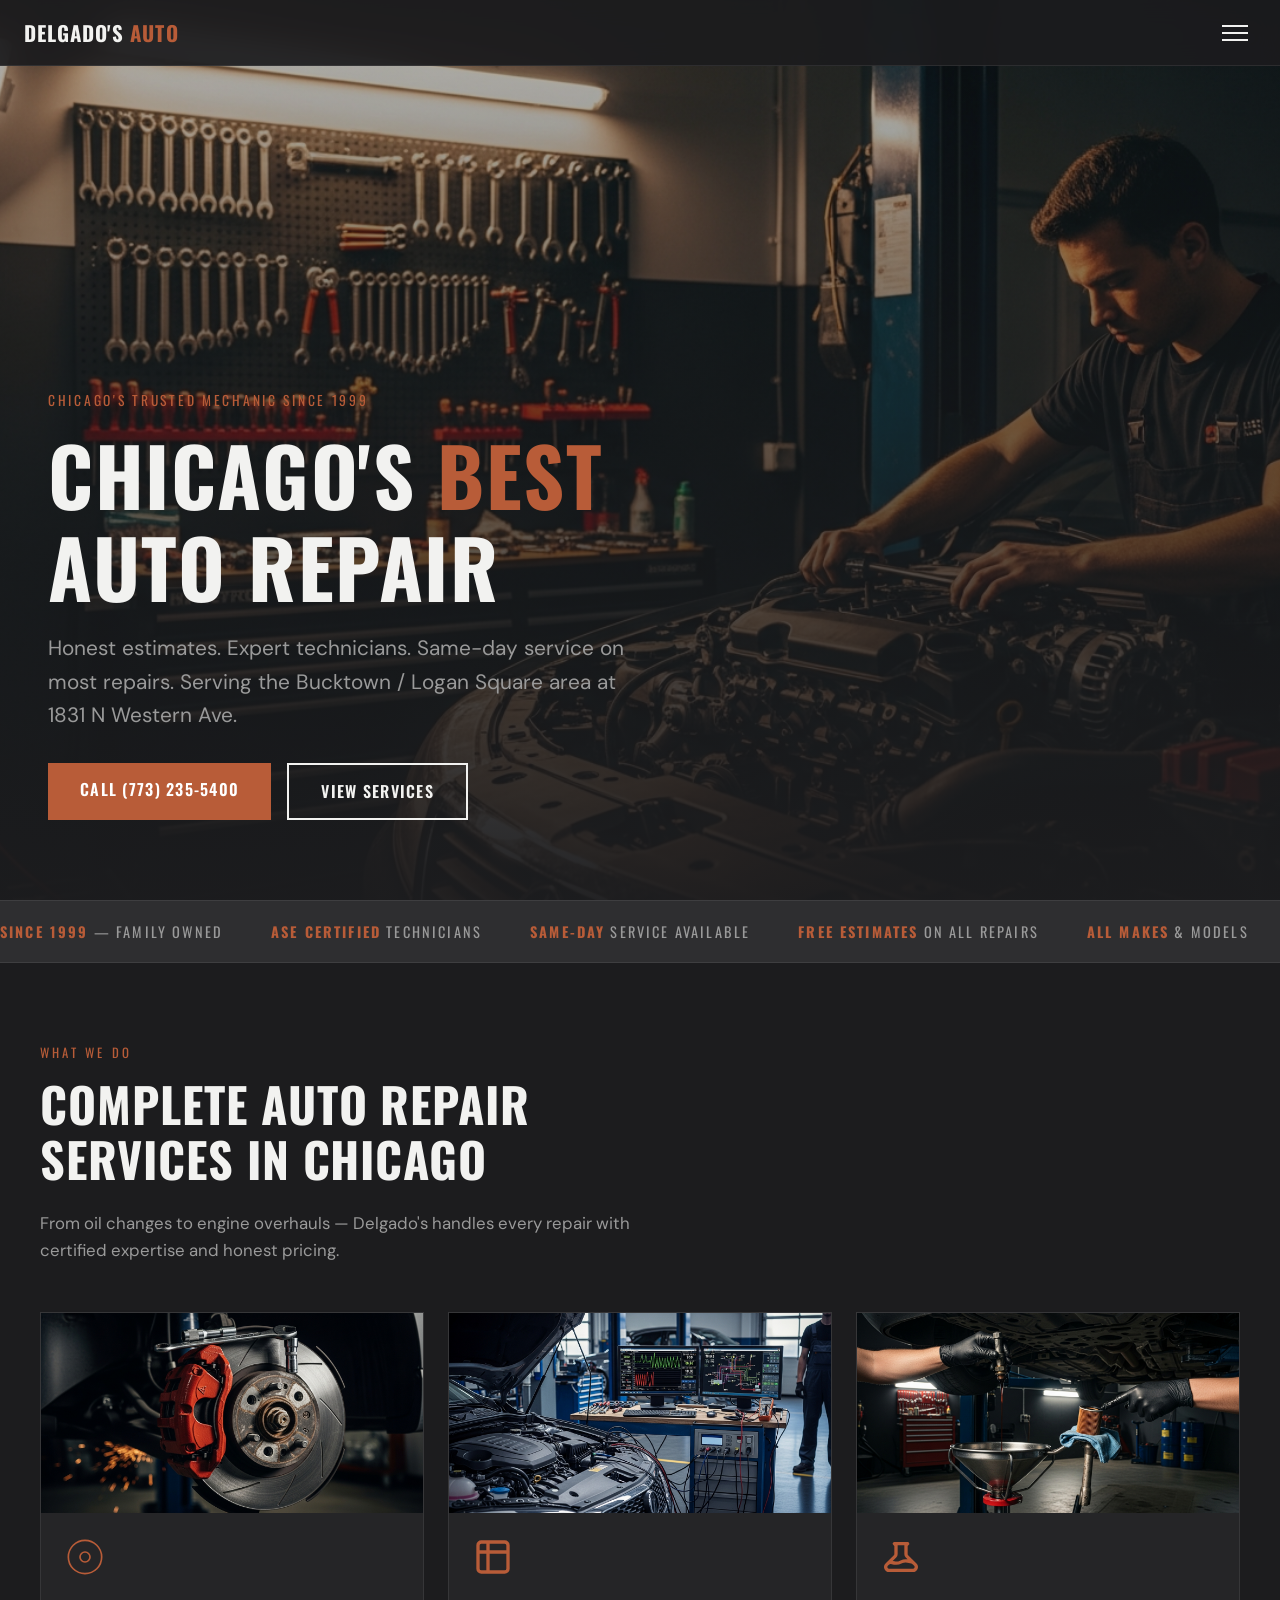
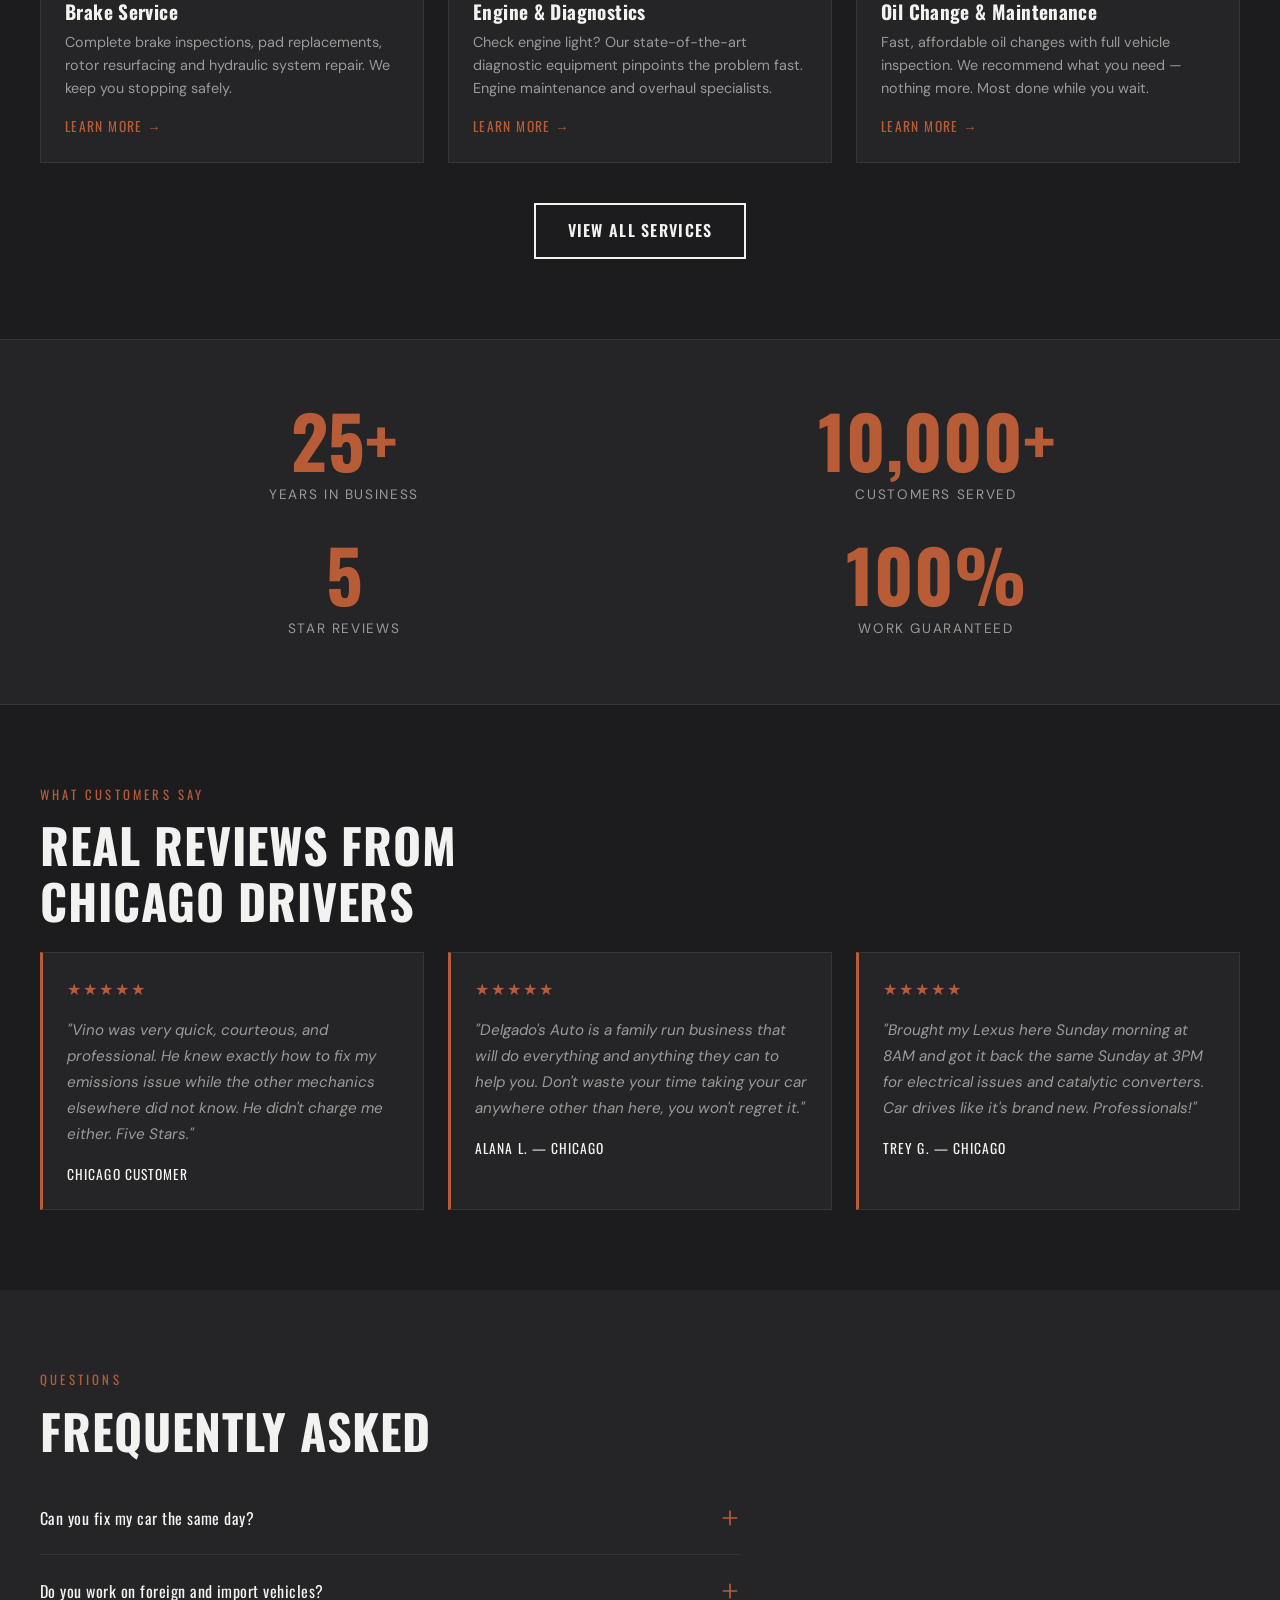
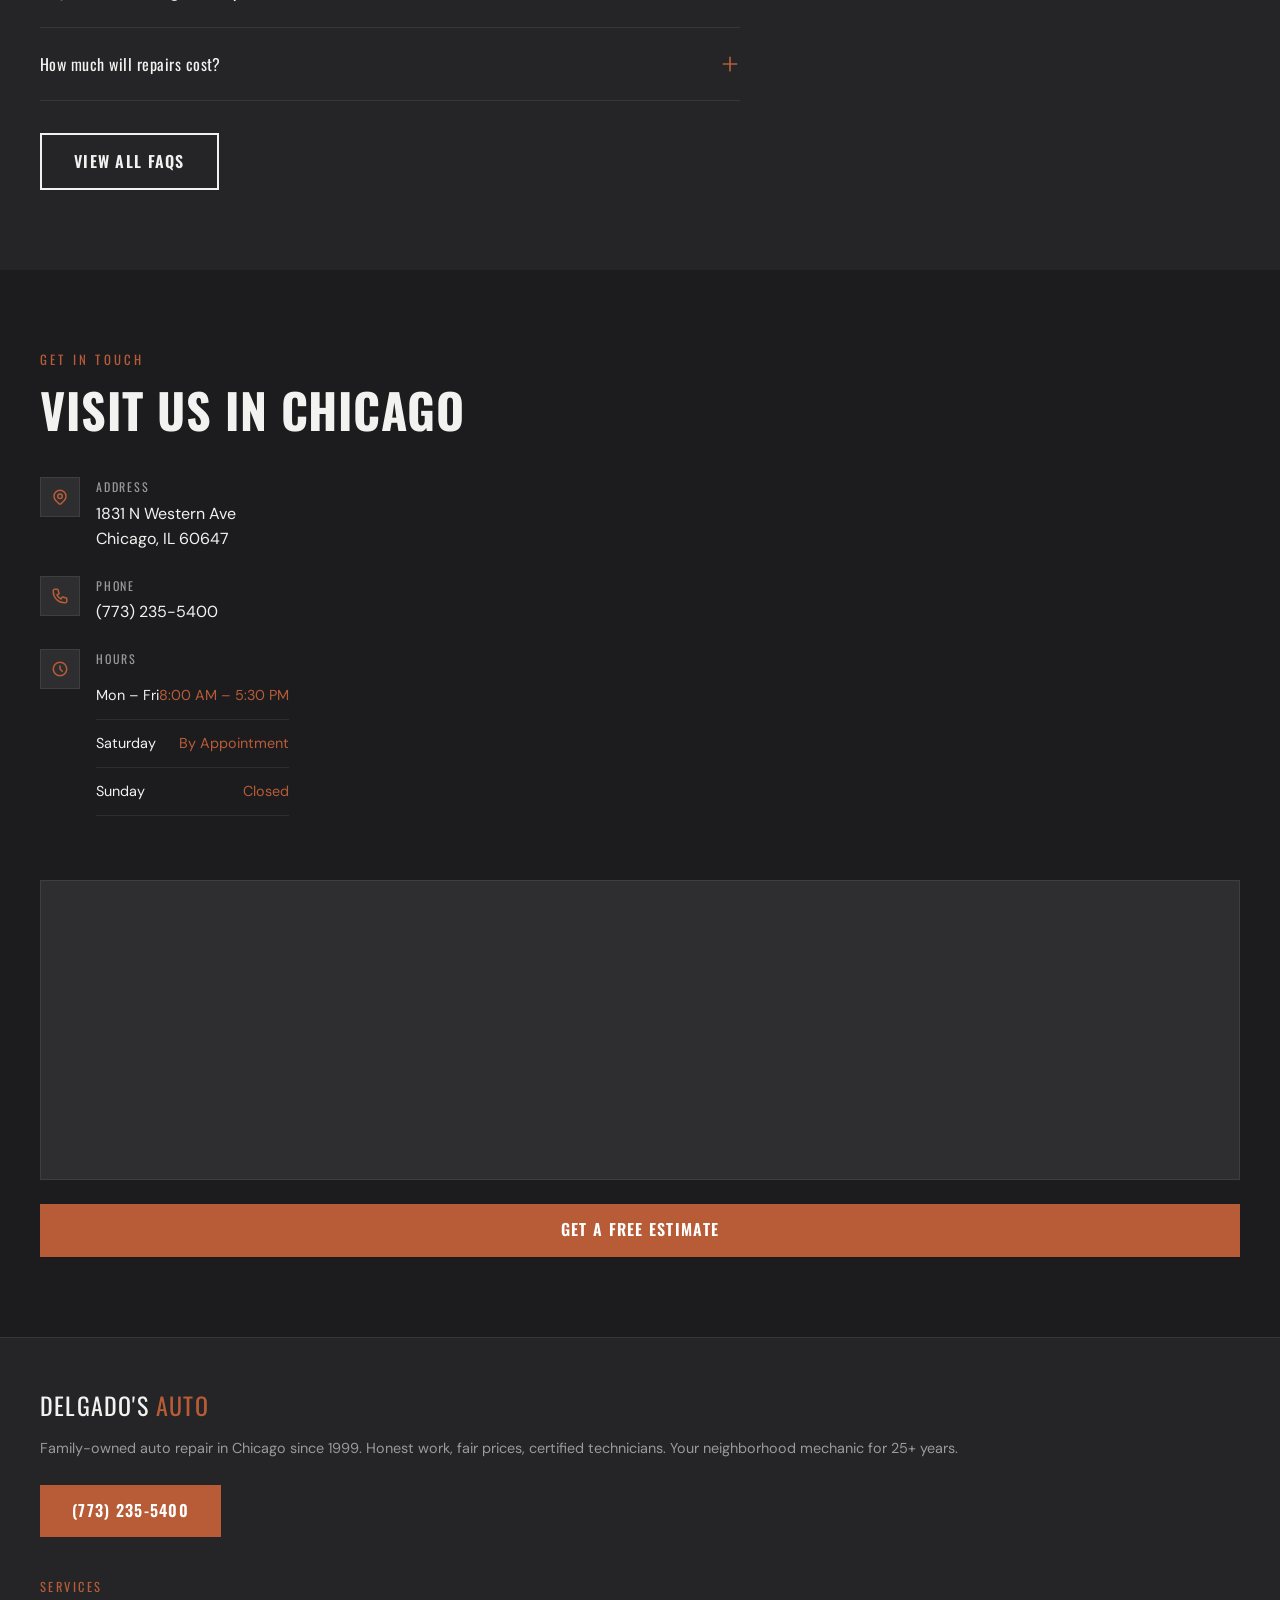
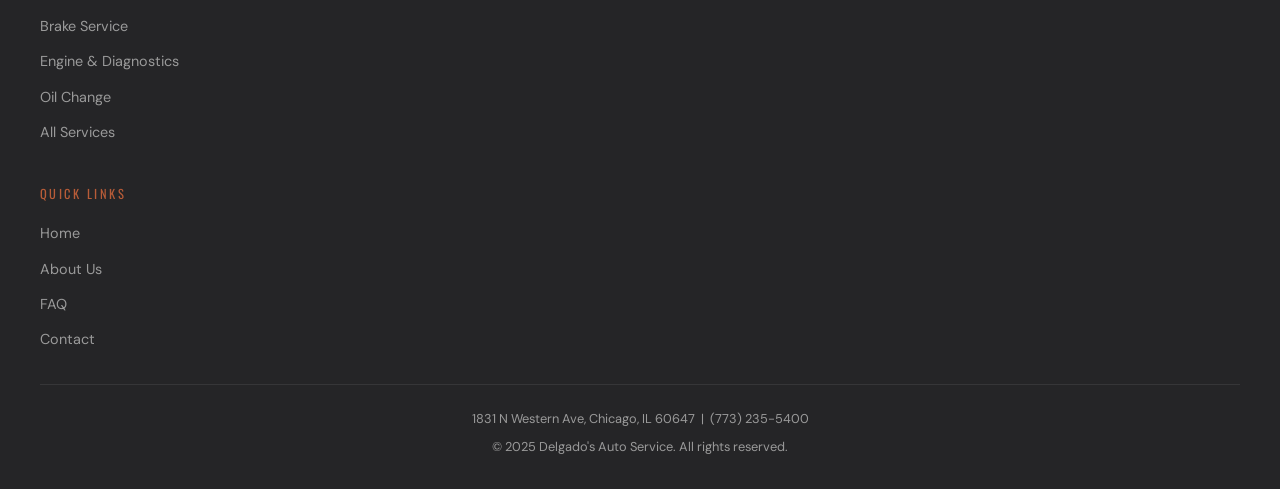
<file: index.html>
<!DOCTYPE html>
<!--
DESIGN SYSTEM — Delgado's Auto Service
Niche: Auto Repair (Trades)
Vibe: Bold industrial trust-first — Chicago's West Town neighborhood mechanic since 1999
Color: Roll 1 — Ash & Ember | Background #1C1C1E | Accent Burnt Sienna #B85C38
Nav: Roll 2 — Off-canvas drawer
Hero: Roll 4 — Editorial full-bleed image, bold headline overlaid
Motion: Roll 2 — Staggered float-up
Sections: Roll 1 — Hero → Services → Trust stats → Testimonials → FAQ → Contact
Die 6 Layout: Roll 1 — Manifesto/trust-first sequence
-->
<html lang="en">
<head>
  <meta charset="UTF-8">
  <meta name="viewport" content="width=device-width, initial-scale=1.0">
  <title>Auto Repair in Chicago, IL | Delgado's Auto Service</title>
  <meta name="description" content="Delgado's Auto Service — Chicago's trusted auto repair shop since 1999. Expert mechanics, honest estimates, same-day service. Call (773) 235-5400.">
  <meta property="og:title" content="Auto Repair in Chicago | Delgado's Auto Service">
  <meta property="og:description" content="Chicago's trusted auto repair shop since 1999. Honest estimates, certified technicians, same-day service.">
  <meta property="og:url" content="https://oh-ashen-one.github.io/delgados-auto-chicago/">
  <meta property="og:image" content="assets/hero-main.jpg">
  <link rel="canonical" href="https://oh-ashen-one.github.io/delgados-auto-chicago/">
  <link rel="sitemap" type="application/xml" href="sitemap.xml">
  <link rel="preconnect" href="https://fonts.googleapis.com">
  <link href="https://fonts.googleapis.com/css2?family=Oswald:wght@400;600;700&family=DM+Sans:wght@400;500&display=swap" rel="stylesheet">
  <link rel="stylesheet" href="css/styles.css?v=1774543622">
  <script type="application/ld+json">
  {
    "@context": "https://schema.org",
    "@type": "AutoRepair",
    "name": "Delgado's Auto Service",
    "telephone": "(773) 235-5400",
    "url": "https://www.delgados.com/",
    "address": {
      "@type": "PostalAddress",
      "streetAddress": "1831 N Western Ave",
      "addressLocality": "Chicago",
      "addressRegion": "IL",
      "postalCode": "60647"
    },
    "geo": {
      "@type": "GeoCoordinates",
      "latitude": 41.9119,
      "longitude": -87.6882
    },
    "openingHours": "Mo-Fr 08:00-17:30",
    "priceRange": "$$",
    "description": "Family-owned auto repair shop in Chicago since 1999. ASE-certified technicians, honest estimates, same-day service.",
    "areaServed": "Chicago, IL"
  }
  </script>
</head>
<body>
  <!-- NAV -->
  <nav class="site-nav">
    <a href="index.html" class="nav-logo">Delgado's <span>Auto</span></a>
    <span class="nav-phone-header">(773) 235-5400</span>
    <button class="hamburger" aria-label="Open menu">
      <span></span><span></span><span></span>
    </button>
  </nav>

  <div class="nav-drawer" role="navigation">
    <a href="index.html">Home</a>
    <a href="services/index.html">Services</a>
    <a href="about.html">About</a>
    <a href="faq.html">FAQ</a>
    <a href="contact.html">Contact</a>
    <a href="tel:7732355400" class="nav-cta btn btn-primary">(773) 235-5400</a>
  </div>

  <!-- HERO -->
  <section class="hero">
    <div class="hero-bg"></div>
    <div class="hero-overlay"></div>
    <div class="hero-content">
      <p class="hero-eyebrow">Chicago's Trusted Mechanic Since 1999</p>
      <h1>Chicago's <span>Best</span><br>Auto Repair</h1>
      <p class="hero-sub">Honest estimates. Expert technicians. Same-day service on most repairs. Serving the Bucktown / Logan Square area at 1831 N Western Ave.</p>
      <div class="hero-ctas">
        <a href="tel:7732355400" class="btn btn-primary">Call (773) 235-5400</a>
        <a href="services/index.html" class="btn btn-outline">View Services</a>
      </div>
    </div>
  </section>

  <!-- TRUST MARQUEE -->
  <div class="trust-bar">
    <div class="trust-marquee">
      <div class="trust-marquee-wrap">
        <span class="trust-item"><strong>Since 1999</strong> — Family Owned</span>
        <span class="trust-item"><strong>ASE Certified</strong> Technicians</span>
        <span class="trust-item"><strong>Same-Day</strong> Service Available</span>
        <span class="trust-item"><strong>Free Estimates</strong> on All Repairs</span>
        <span class="trust-item"><strong>All Makes</strong> &amp; Models</span>
        <span class="trust-item"><strong>Domestic</strong> &amp; Import Vehicles</span>
        <span class="trust-item"><strong>Guaranteed</strong> Work</span>
        <span class="trust-item"><strong>Since 1999</strong> — Family Owned</span>
        <span class="trust-item"><strong>ASE Certified</strong> Technicians</span>
        <span class="trust-item"><strong>Same-Day</strong> Service Available</span>
        <span class="trust-item"><strong>Free Estimates</strong> on All Repairs</span>
        <span class="trust-item"><strong>All Makes</strong> &amp; Models</span>
        <span class="trust-item"><strong>Domestic</strong> &amp; Import Vehicles</span>
        <span class="trust-item"><strong>Guaranteed</strong> Work</span>
      </div>
    </div>
  </div>

  <!-- SERVICES -->
  <section style="padding: 5rem 1.5rem; background: var(--bg);">
    <div style="max-width: var(--max-w); margin: 0 auto;">
      <p class="section-label">What We Do</p>
      <h2 class="section-title">Complete Auto Repair<br>Services in Chicago</h2>
      <p class="section-sub">From oil changes to engine overhauls — Delgado's handles every repair with certified expertise and honest pricing.</p>

      <div class="services-grid">
        <div class="service-card">
          <div class="service-card-img">
            <img src="assets/service-brakes.jpg" alt="Brake repair service Chicago" loading="lazy">
          </div>
          <div class="service-card-body">
            <svg class="service-card-icon" xmlns="http://www.w3.org/2000/svg" fill="none" viewBox="0 0 24 24" stroke="currentColor"><circle cx="12" cy="12" r="10"/><circle cx="12" cy="12" r="3"/></svg>
            <h3>Brake Service</h3>
            <p>Complete brake inspections, pad replacements, rotor resurfacing and hydraulic system repair. We keep you stopping safely.</p>
            <a href="services/brakes.html" class="service-link">Learn More &rarr;</a>
          </div>
        </div>

        <div class="service-card">
          <div class="service-card-img">
            <img src="assets/service-engine.jpg" alt="Engine repair and diagnostics Chicago" loading="lazy">
          </div>
          <div class="service-card-body">
            <svg class="service-card-icon" xmlns="http://www.w3.org/2000/svg" fill="none" viewBox="0 0 24 24" stroke="currentColor"><path stroke-linecap="round" stroke-linejoin="round" stroke-width="2" d="M9 3H5a2 2 0 00-2 2v4m6-6h10a2 2 0 012 2v4M9 3v18m0 0h10a2 2 0 002-2V9M9 21H5a2 2 0 01-2-2V9m0 0h18"/></svg>
            <h3>Engine &amp; Diagnostics</h3>
            <p>Check engine light? Our state-of-the-art diagnostic equipment pinpoints the problem fast. Engine maintenance and overhaul specialists.</p>
            <a href="services/engine-diagnostics.html" class="service-link">Learn More &rarr;</a>
          </div>
        </div>

        <div class="service-card">
          <div class="service-card-img">
            <img src="assets/service-oil.jpg" alt="Oil change service Chicago" loading="lazy">
          </div>
          <div class="service-card-body">
            <svg class="service-card-icon" xmlns="http://www.w3.org/2000/svg" fill="none" viewBox="0 0 24 24" stroke="currentColor"><path stroke-linecap="round" stroke-linejoin="round" stroke-width="2" d="M19.428 15.428a2 2 0 00-1.022-.547l-2.387-.477a6 6 0 00-3.86.517l-.318.158a6 6 0 01-3.86.517L6.05 15.21a2 2 0 00-1.806.547M8 4h8l-1 1v5.172a2 2 0 00.586 1.414l5 5c1.26 1.26.367 3.414-1.415 3.414H4.828c-1.782 0-2.674-2.154-1.414-3.414l5-5A2 2 0 009 10.172V5L8 4z"/></svg>
            <h3>Oil Change &amp; Maintenance</h3>
            <p>Fast, affordable oil changes with full vehicle inspection. We recommend what you need — nothing more. Most done while you wait.</p>
            <a href="services/oil-change.html" class="service-link">Learn More &rarr;</a>
          </div>
        </div>
      </div>

      <div style="text-align:center; margin-top: 2.5rem;">
        <a href="services/index.html" class="btn btn-outline">View All Services</a>
      </div>
    </div>
  </section>

  <!-- STATS -->
  <div class="stats-section">
    <div class="stats-grid">
      <div class="stat-item">
        <div class="stat-number" data-count="25">25+</div>
        <div class="stat-label">Years in Business</div>
      </div>
      <div class="stat-item">
        <div class="stat-number" data-count="10000">10,000+</div>
        <div class="stat-label">Customers Served</div>
      </div>
      <div class="stat-item">
        <div class="stat-number" data-count="5">5</div>
        <div class="stat-label">Star Reviews</div>
      </div>
      <div class="stat-item">
        <div class="stat-number" data-count="100">100%</div>
        <div class="stat-label">Work Guaranteed</div>
      </div>
    </div>
  </div>

  <!-- TESTIMONIALS -->
  <section style="padding: 5rem 1.5rem; background: var(--bg);">
    <div style="max-width: var(--max-w); margin: 0 auto;">
      <p class="section-label">What Customers Say</p>
      <h2 class="section-title">Real Reviews from<br>Chicago Drivers</h2>

      <div class="testimonials-grid">
        <div class="testimonial-card">
          <div class="testimonial-stars">&#9733;&#9733;&#9733;&#9733;&#9733;</div>
          <p class="testimonial-text">"Vino was very quick, courteous, and professional. He knew exactly how to fix my emissions issue while the other mechanics elsewhere did not know. He didn't charge me either. Five Stars."</p>
          <div class="testimonial-author">Chicago Customer</div>
        </div>

        <div class="testimonial-card">
          <div class="testimonial-stars">&#9733;&#9733;&#9733;&#9733;&#9733;</div>
          <p class="testimonial-text">"Delgado's Auto is a family run business that will do everything and anything they can to help you. Don't waste your time taking your car anywhere other than here, you won't regret it."</p>
          <div class="testimonial-author">Alana L. — Chicago</div>
        </div>

        <div class="testimonial-card">
          <div class="testimonial-stars">&#9733;&#9733;&#9733;&#9733;&#9733;</div>
          <p class="testimonial-text">"Brought my Lexus here Sunday morning at 8AM and got it back the same Sunday at 3PM for electrical issues and catalytic converters. Car drives like it's brand new. Professionals!"</p>
          <div class="testimonial-author">Trey G. — Chicago</div>
        </div>
      </div>
    </div>
  </section>

  <!-- FAQ PREVIEW -->
  <section style="padding: 5rem 1.5rem; background: var(--bg-2);">
    <div style="max-width: var(--max-w); margin: 0 auto;">
      <p class="section-label">Questions</p>
      <h2 class="section-title">Frequently Asked</h2>

      <div class="faq-list" style="max-width: 700px;">
        <div class="faq-item">
          <button class="faq-question">
            Can you fix my car the same day?
            <svg class="faq-icon" xmlns="http://www.w3.org/2000/svg" fill="none" viewBox="0 0 24 24" stroke="currentColor"><path stroke-linecap="round" stroke-linejoin="round" stroke-width="2" d="M12 4v16m8-8H4"/></svg>
          </button>
          <div class="faq-answer">Most maintenance services can be done while you wait. Many repairs are completed in as little as one day. Call us at (773) 235-5400 and we'll give you an honest timeline before you bring it in.</div>
        </div>

        <div class="faq-item">
          <button class="faq-question">
            Do you work on foreign and import vehicles?
            <svg class="faq-icon" xmlns="http://www.w3.org/2000/svg" fill="none" viewBox="0 0 24 24" stroke="currentColor"><path stroke-linecap="round" stroke-linejoin="round" stroke-width="2" d="M12 4v16m8-8H4"/></svg>
          </button>
          <div class="faq-answer">Yes — our certified technicians service domestic and import vehicles of all makes and models, including Asian imports. We have experience with everything from Hondas to BMWs.</div>
        </div>

        <div class="faq-item">
          <button class="faq-question">
            How much will repairs cost?
            <svg class="faq-icon" xmlns="http://www.w3.org/2000/svg" fill="none" viewBox="0 0 24 24" stroke="currentColor"><path stroke-linecap="round" stroke-linejoin="round" stroke-width="2" d="M12 4v16m8-8H4"/></svg>
          </button>
          <div class="faq-answer">Since 1999, we've provided easy-to-understand estimates before beginning any work. No surprises. We'll discuss all options to keep costs low and let you decide what's right for your budget.</div>
        </div>
      </div>

      <div style="margin-top: 2rem;">
        <a href="faq.html" class="btn btn-outline">View All FAQs</a>
      </div>
    </div>
  </section>

  <!-- CONTACT -->
  <section style="padding: 5rem 1.5rem; background: var(--bg);">
    <div style="max-width: var(--max-w); margin: 0 auto;">
      <p class="section-label">Get In Touch</p>
      <h2 class="section-title" style="margin-bottom: 2.5rem;">Visit Us in Chicago</h2>

      <div class="contact-grid">
        <div class="contact-info">
          <div class="contact-item">
            <div class="contact-icon">
              <svg xmlns="http://www.w3.org/2000/svg" fill="none" viewBox="0 0 24 24" stroke="currentColor"><path stroke-linecap="round" stroke-linejoin="round" stroke-width="2" d="M17.657 16.657L13.414 20.9a1.998 1.998 0 01-2.827 0l-4.244-4.243a8 8 0 1111.314 0z"/><path stroke-linecap="round" stroke-linejoin="round" stroke-width="2" d="M15 11a3 3 0 11-6 0 3 3 0 016 0z"/></svg>
            </div>
            <div>
              <p class="contact-label">Address</p>
              <p class="contact-value">1831 N Western Ave<br>Chicago, IL 60647</p>
            </div>
          </div>

          <div class="contact-item">
            <div class="contact-icon">
              <svg xmlns="http://www.w3.org/2000/svg" fill="none" viewBox="0 0 24 24" stroke="currentColor"><path stroke-linecap="round" stroke-linejoin="round" stroke-width="2" d="M3 5a2 2 0 012-2h3.28a1 1 0 01.948.684l1.498 4.493a1 1 0 01-.502 1.21l-2.257 1.13a11.042 11.042 0 005.516 5.516l1.13-2.257a1 1 0 011.21-.502l4.493 1.498a1 1 0 01.684.949V19a2 2 0 01-2 2h-1C9.716 21 3 14.284 3 6V5z"/></svg>
            </div>
            <div>
              <p class="contact-label">Phone</p>
              <a href="tel:7732355400" class="contact-value">(773) 235-5400</a>
            </div>
          </div>

          <div class="contact-item">
            <div class="contact-icon">
              <svg xmlns="http://www.w3.org/2000/svg" fill="none" viewBox="0 0 24 24" stroke="currentColor"><path stroke-linecap="round" stroke-linejoin="round" stroke-width="2" d="M12 8v4l3 3m6-3a9 9 0 11-18 0 9 9 0 0118 0z"/></svg>
            </div>
            <div>
              <p class="contact-label">Hours</p>
              <table class="hours-table">
                <tr><td>Mon – Fri</td><td>8:00 AM – 5:30 PM</td></tr>
                <tr><td>Saturday</td><td>By Appointment</td></tr>
                <tr><td>Sunday</td><td>Closed</td></tr>
              </table>
            </div>
          </div>
        </div>

        <div>
          <div class="map-placeholder">
            <iframe
              src="https://www.google.com/maps/embed?pb=!1m18!1m12!1m3!1d2969.6!2d-87.6882!3d41.9119!2m3!1f0!2f0!3f0!3m2!1i1024!2i768!4f13.1!3m3!1m2!1s0x0%3A0x0!2zDelgado's Auto Service!5e0!3m2!1sen!2sus!4v1"
              allowfullscreen="" loading="lazy"
              referrerpolicy="no-referrer-when-downgrade">
            </iframe>
          </div>
          <div style="margin-top: 1.5rem;">
            <a href="contact.html" class="btn btn-primary" style="width:100%; text-align:center; display:block;">Get a Free Estimate</a>
          </div>
        </div>
      </div>
    </div>
  </section>

  <!-- FOOTER -->
  <footer class="site-footer">
    <div class="footer-grid">
      <div>
        <div class="footer-brand-name">Delgado's <span>Auto</span></div>
        <p class="footer-desc">Family-owned auto repair in Chicago since 1999. Honest work, fair prices, certified technicians. Your neighborhood mechanic for 25+ years.</p>
        <a href="tel:7732355400" class="btn btn-primary">(773) 235-5400</a>
      </div>
      <div>
        <p class="footer-col-title">Services</p>
        <ul class="footer-links">
          <li><a href="services/brakes.html">Brake Service</a></li>
          <li><a href="services/engine-diagnostics.html">Engine &amp; Diagnostics</a></li>
          <li><a href="services/oil-change.html">Oil Change</a></li>
          <li><a href="services/index.html">All Services</a></li>
        </ul>
      </div>
      <div>
        <p class="footer-col-title">Quick Links</p>
        <ul class="footer-links">
          <li><a href="index.html">Home</a></li>
          <li><a href="about.html">About Us</a></li>
          <li><a href="faq.html">FAQ</a></li>
          <li><a href="contact.html">Contact</a></li>
        </ul>
      </div>
    </div>
    <div class="footer-bottom">
      <p>1831 N Western Ave, Chicago, IL 60647 &nbsp;|&nbsp; (773) 235-5400</p>
      <p>&copy; 2025 Delgado's Auto Service. All rights reserved.</p>
    </div>
  </footer>

  <script src="js/main.js?v=1774543622"></script>
</body>
</html>
</file>
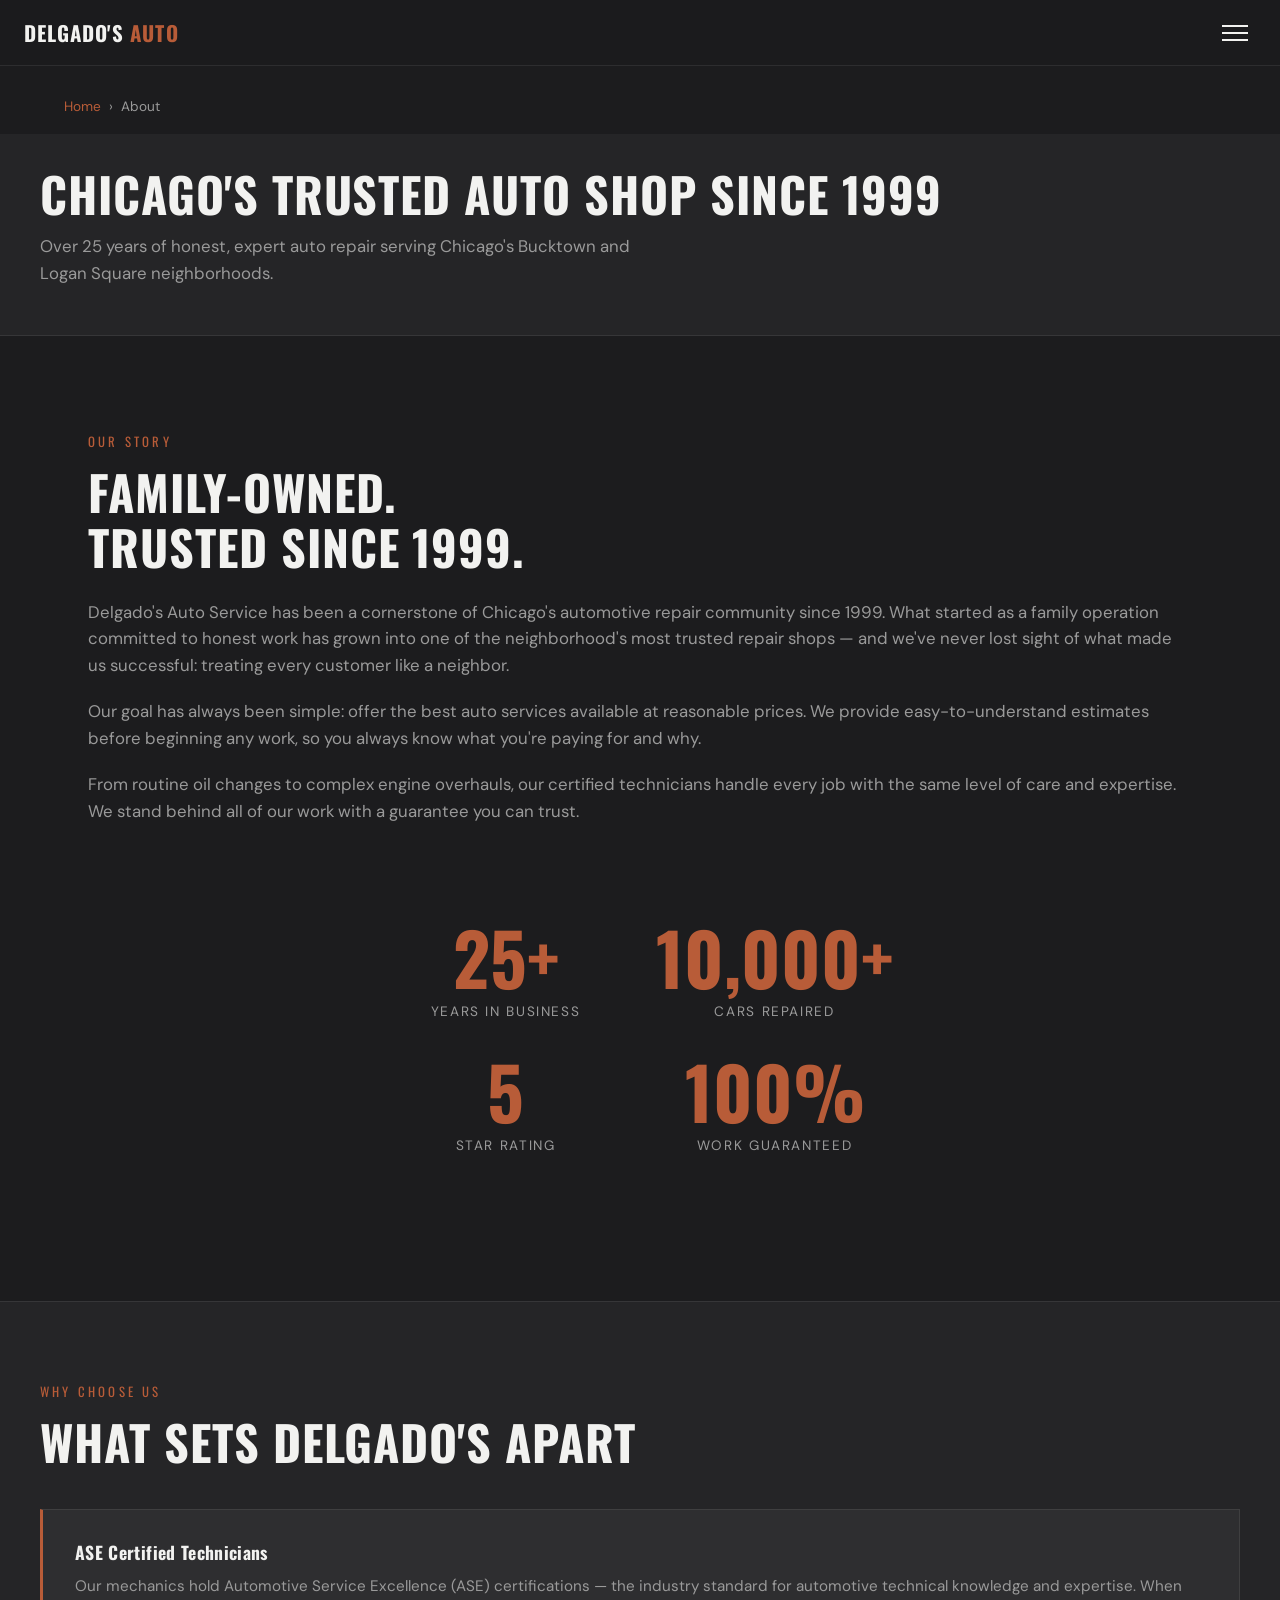
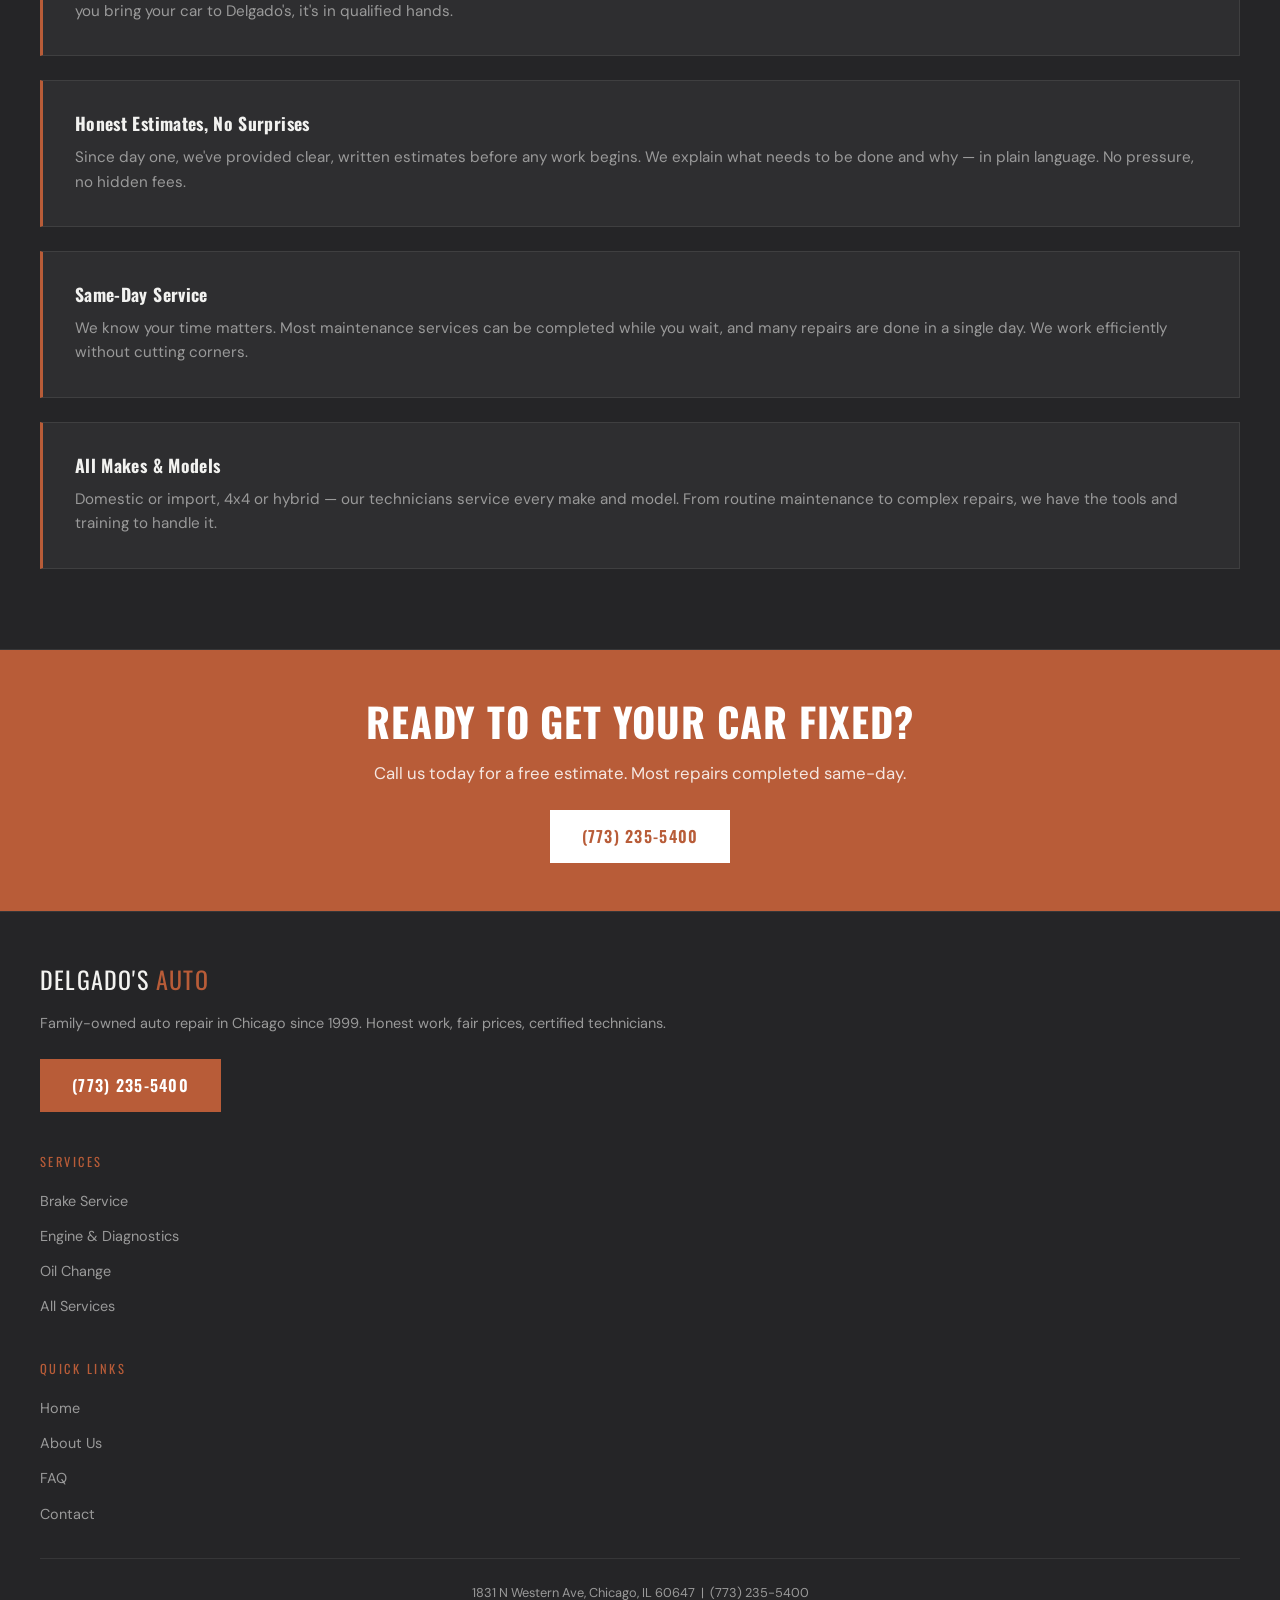
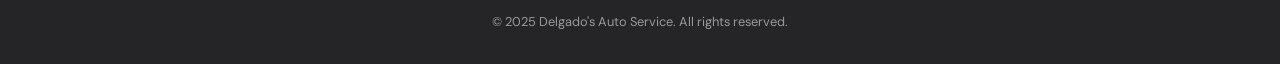
<file: about.html>
<!DOCTYPE html>
<html lang="en">
<head>
  <meta charset="UTF-8">
  <meta name="viewport" content="width=device-width, initial-scale=1.0">
  <title>About Delgado's Auto Service | Chicago IL Since 1999</title>
  <meta name="description" content="Family-owned auto repair in Chicago since 1999. ASE-certified technicians, honest service, and a guarantee you can trust. Learn about Delgado's Auto Service.">
  <meta property="og:title" content="About Delgado's Auto Service | Chicago Since 1999">
  <meta property="og:description" content="Family-owned, ASE-certified auto repair in Chicago's Bucktown/Logan Square since 1999.">
  <meta property="og:url" content="https://oh-ashen-one.github.io/delgados-auto-chicago/about.html">
  <link rel="canonical" href="https://oh-ashen-one.github.io/delgados-auto-chicago/about.html">
  <link rel="preconnect" href="https://fonts.googleapis.com">
  <link href="https://fonts.googleapis.com/css2?family=Oswald:wght@400;600;700&family=DM+Sans:wght@400;500&display=swap" rel="stylesheet">
  <link rel="stylesheet" href="css/styles.css?v=1774543622">
  <script type="application/ld+json">
  {
    "@context": "https://schema.org",
    "@type": "AutoRepair",
    "name": "Delgado's Auto Service",
    "telephone": "(773) 235-5400",
    "foundingDate": "1999",
    "address": {
      "@type": "PostalAddress",
      "streetAddress": "1831 N Western Ave",
      "addressLocality": "Chicago",
      "addressRegion": "IL",
      "postalCode": "60647"
    }
  }
  </script>
</head>
<body>
  <nav class="site-nav">
    <a href="index.html" class="nav-logo">Delgado's <span>Auto</span></a>
    <span class="nav-phone-header">(773) 235-5400</span>
    <button class="hamburger" aria-label="Open menu">
      <span></span><span></span><span></span>
    </button>
  </nav>
  <div class="nav-drawer">
    <a href="index.html">Home</a>
    <a href="services/index.html">Services</a>
    <a href="about.html">About</a>
    <a href="faq.html">FAQ</a>
    <a href="contact.html">Contact</a>
    <a href="tel:7732355400" class="nav-cta btn btn-primary">(773) 235-5400</a>
  </div>

  <nav class="breadcrumb" aria-label="Breadcrumb">
    <a href="index.html">Home</a>
    <span>&rsaquo;</span>
    <span>About</span>
  </nav>

  <div class="page-hero">
    <div class="page-hero-inner">
      <h1>Chicago's Trusted Auto Shop Since 1999</h1>
      <p>Over 25 years of honest, expert auto repair serving Chicago's Bucktown and Logan Square neighborhoods.</p>
    </div>
  </div>

  <section class="section">
    <div style="display:grid; grid-template-columns:1fr; gap:3rem;">
      <div class="reveal">
        <p class="section-label">Our Story</p>
        <h2 class="section-title" style="margin-bottom:1.5rem;">Family-Owned.<br>Trusted Since 1999.</h2>
        <p style="color:var(--text-muted); margin-bottom:1.2rem;">Delgado's Auto Service has been a cornerstone of Chicago's automotive repair community since 1999. What started as a family operation committed to honest work has grown into one of the neighborhood's most trusted repair shops — and we've never lost sight of what made us successful: treating every customer like a neighbor.</p>
        <p style="color:var(--text-muted); margin-bottom:1.2rem;">Our goal has always been simple: offer the best auto services available at reasonable prices. We provide easy-to-understand estimates before beginning any work, so you always know what you're paying for and why.</p>
        <p style="color:var(--text-muted);">From routine oil changes to complex engine overhauls, our certified technicians handle every job with the same level of care and expertise. We stand behind all of our work with a guarantee you can trust.</p>
      </div>

      <div class="stats-grid reveal" style="padding:3rem 0;">
        <div class="stat-item">
          <div class="stat-number" data-count="25">25+</div>
          <div class="stat-label">Years in Business</div>
        </div>
        <div class="stat-item">
          <div class="stat-number" data-count="10000">10,000+</div>
          <div class="stat-label">Cars Repaired</div>
        </div>
        <div class="stat-item">
          <div class="stat-number" data-count="5">5</div>
          <div class="stat-label">Star Rating</div>
        </div>
        <div class="stat-item">
          <div class="stat-number" data-count="100">100%</div>
          <div class="stat-label">Work Guaranteed</div>
        </div>
      </div>
    </div>
  </section>

  <section style="background:var(--bg-2); border-top:1px solid var(--border); border-bottom:1px solid var(--border); padding:5rem 1.5rem;">
    <div style="max-width:var(--max-w); margin:0 auto;">
      <p class="section-label">Why Choose Us</p>
      <h2 class="section-title" style="margin-bottom:2.5rem;">What Sets Delgado's Apart</h2>

      <div style="display:grid; grid-template-columns:1fr; gap:1.5rem;">
        <div class="reveal" style="background:var(--bg-3); border:1px solid var(--border); padding:2rem; border-left:3px solid var(--accent);">
          <h3 style="margin-bottom:0.75rem; font-size:1.1rem;">ASE Certified Technicians</h3>
          <p style="color:var(--text-muted); font-size:0.95rem;">Our mechanics hold Automotive Service Excellence (ASE) certifications — the industry standard for automotive technical knowledge and expertise. When you bring your car to Delgado's, it's in qualified hands.</p>
        </div>
        <div class="reveal" style="background:var(--bg-3); border:1px solid var(--border); padding:2rem; border-left:3px solid var(--accent);">
          <h3 style="margin-bottom:0.75rem; font-size:1.1rem;">Honest Estimates, No Surprises</h3>
          <p style="color:var(--text-muted); font-size:0.95rem;">Since day one, we've provided clear, written estimates before any work begins. We explain what needs to be done and why — in plain language. No pressure, no hidden fees.</p>
        </div>
        <div class="reveal" style="background:var(--bg-3); border:1px solid var(--border); padding:2rem; border-left:3px solid var(--accent);">
          <h3 style="margin-bottom:0.75rem; font-size:1.1rem;">Same-Day Service</h3>
          <p style="color:var(--text-muted); font-size:0.95rem;">We know your time matters. Most maintenance services can be completed while you wait, and many repairs are done in a single day. We work efficiently without cutting corners.</p>
        </div>
        <div class="reveal" style="background:var(--bg-3); border:1px solid var(--border); padding:2rem; border-left:3px solid var(--accent);">
          <h3 style="margin-bottom:0.75rem; font-size:1.1rem;">All Makes &amp; Models</h3>
          <p style="color:var(--text-muted); font-size:0.95rem;">Domestic or import, 4x4 or hybrid — our technicians service every make and model. From routine maintenance to complex repairs, we have the tools and training to handle it.</p>
        </div>
      </div>
    </div>
  </section>

  <div class="cta-band">
    <div style="max-width:600px; margin:0 auto;">
      <h2>Ready to Get Your Car Fixed?</h2>
      <p>Call us today for a free estimate. Most repairs completed same-day.</p>
      <a href="tel:7732355400" class="btn">(773) 235-5400</a>
    </div>
  </div>

  <footer class="site-footer">
    <div class="footer-grid">
      <div>
        <div class="footer-brand-name">Delgado's <span>Auto</span></div>
        <p class="footer-desc">Family-owned auto repair in Chicago since 1999. Honest work, fair prices, certified technicians.</p>
        <a href="tel:7732355400" class="btn btn-primary">(773) 235-5400</a>
      </div>
      <div>
        <p class="footer-col-title">Services</p>
        <ul class="footer-links">
          <li><a href="services/brakes.html">Brake Service</a></li>
          <li><a href="services/engine-diagnostics.html">Engine &amp; Diagnostics</a></li>
          <li><a href="services/oil-change.html">Oil Change</a></li>
          <li><a href="services/index.html">All Services</a></li>
        </ul>
      </div>
      <div>
        <p class="footer-col-title">Quick Links</p>
        <ul class="footer-links">
          <li><a href="index.html">Home</a></li>
          <li><a href="about.html">About Us</a></li>
          <li><a href="faq.html">FAQ</a></li>
          <li><a href="contact.html">Contact</a></li>
        </ul>
      </div>
    </div>
    <div class="footer-bottom">
      <p>1831 N Western Ave, Chicago, IL 60647 &nbsp;|&nbsp; (773) 235-5400</p>
      <p>&copy; 2025 Delgado's Auto Service. All rights reserved.</p>
    </div>
  </footer>

  <script src="js/main.js?v=1774543622"></script>
</body>
</html>
</file>
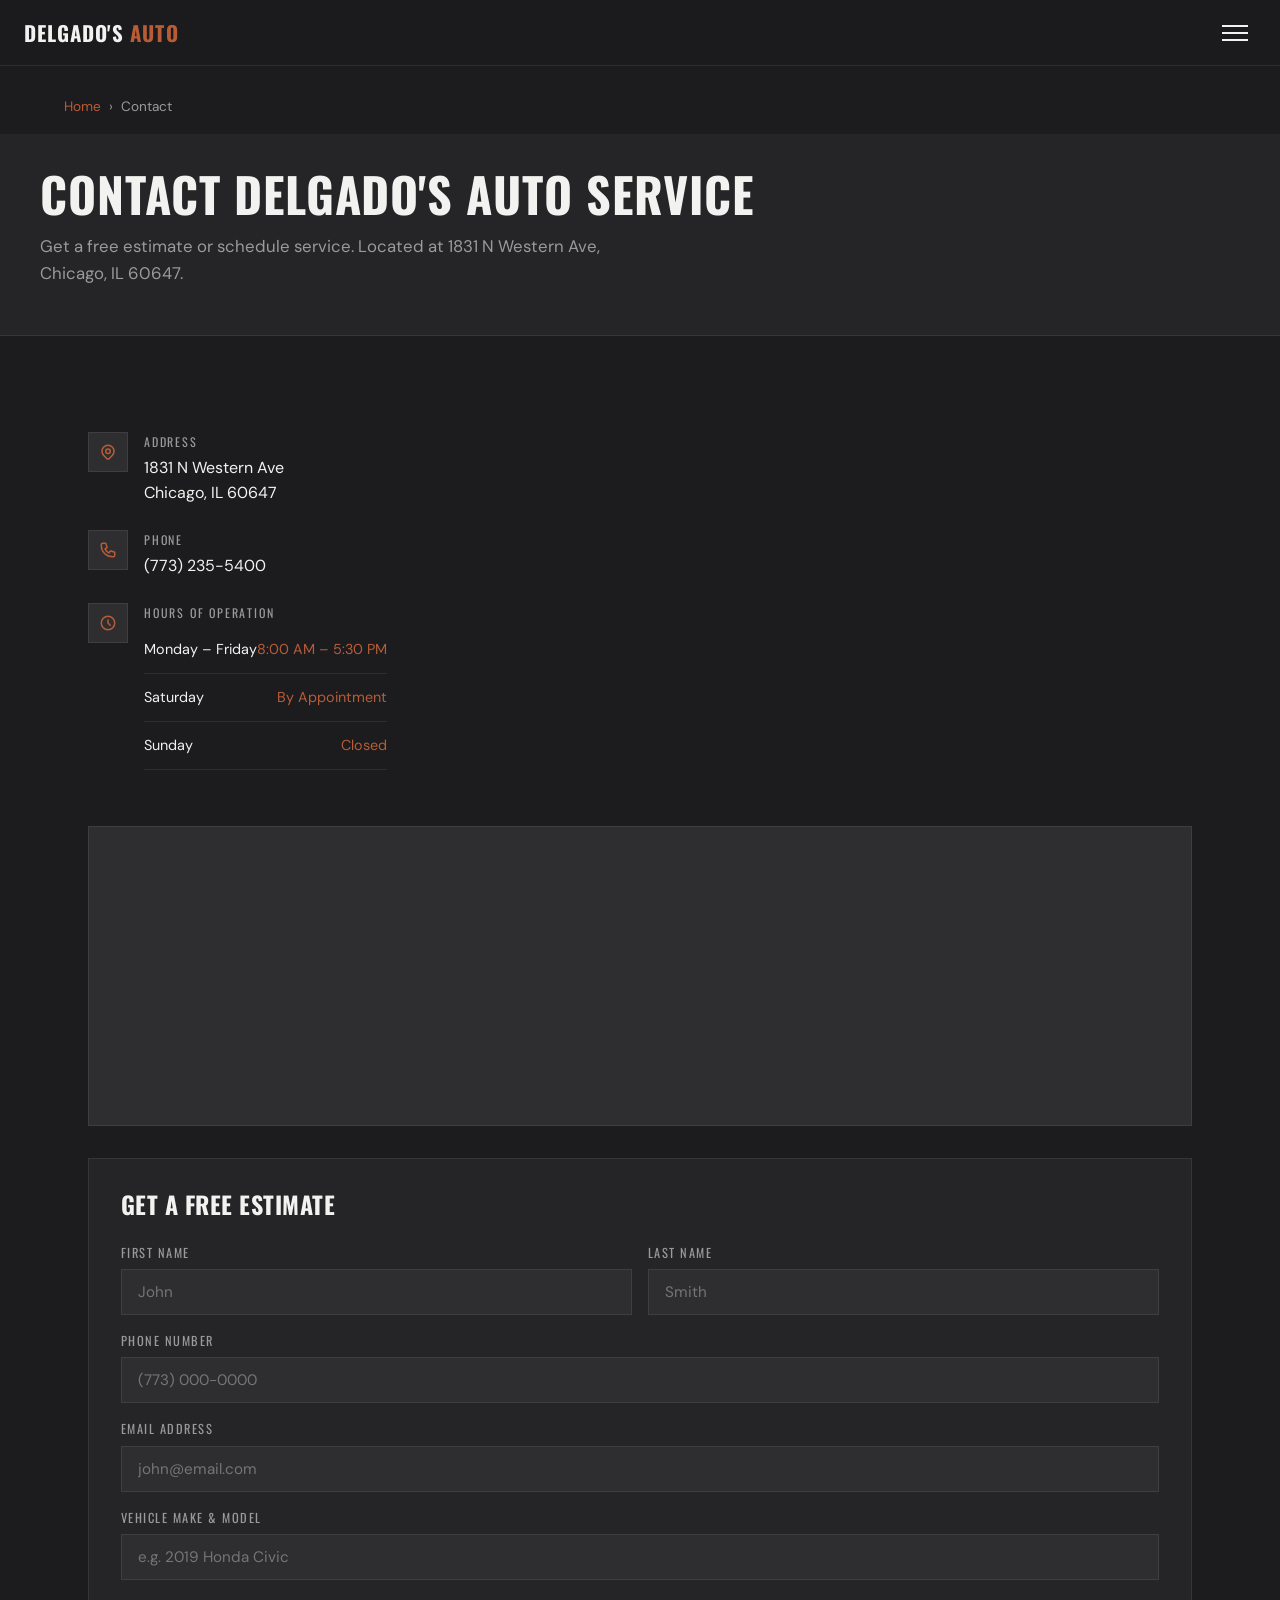
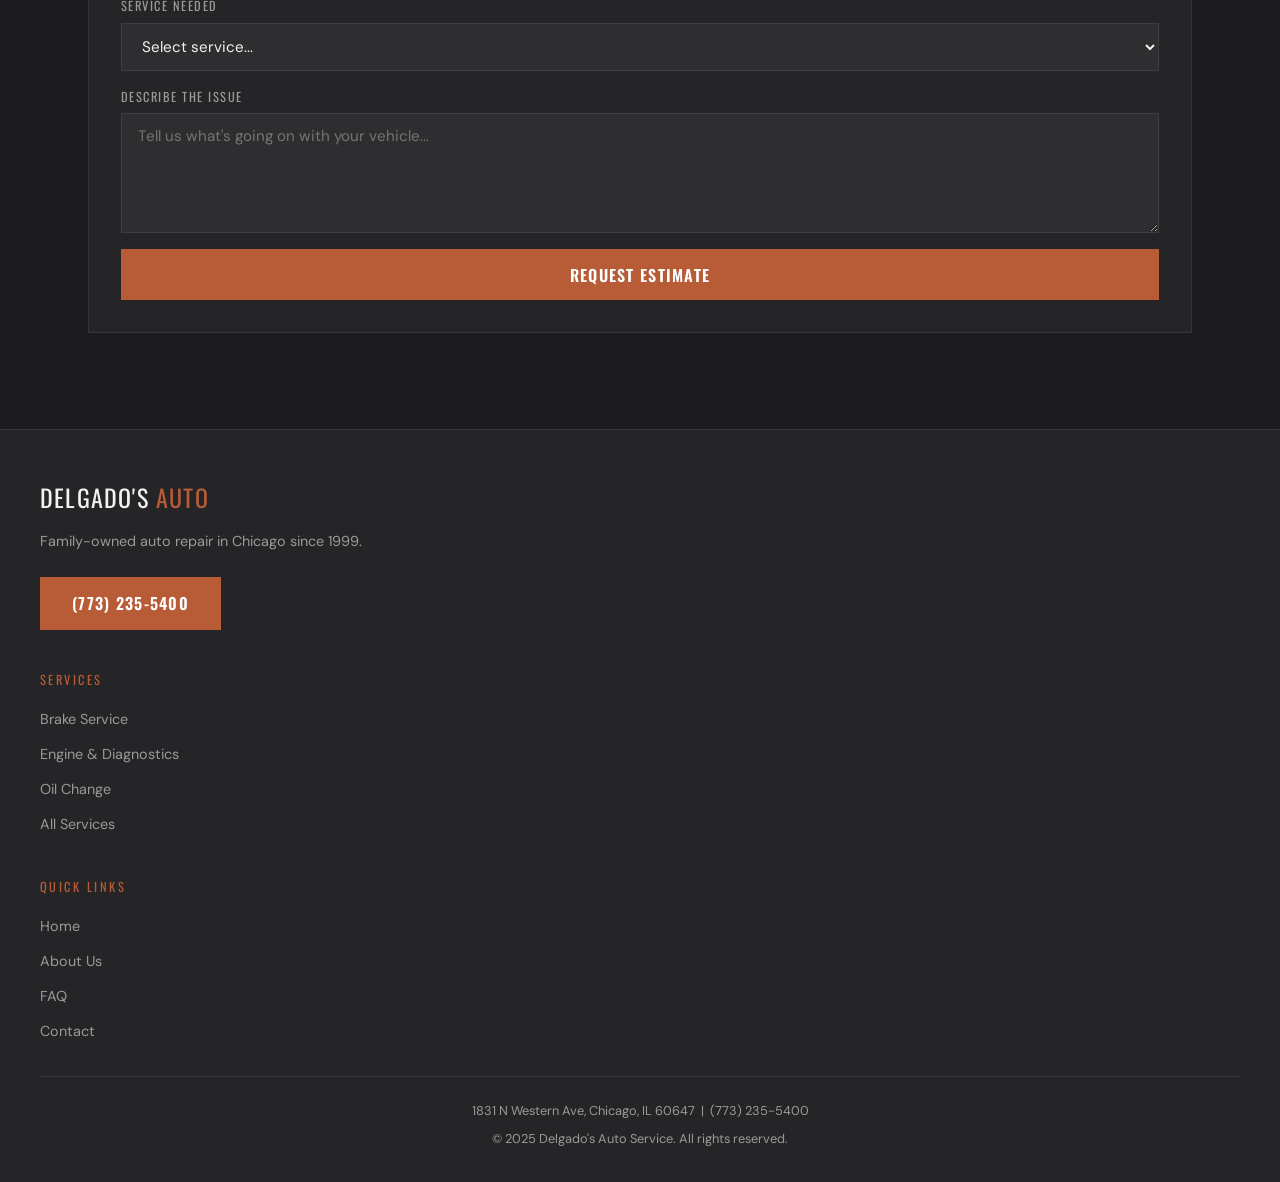
<file: contact.html>
<!DOCTYPE html>
<html lang="en">
<head>
  <meta charset="UTF-8">
  <meta name="viewport" content="width=device-width, initial-scale=1.0">
  <title>Contact Delgado's Auto Service | Chicago IL | (773) 235-5400</title>
  <meta name="description" content="Contact Delgado's Auto Service at 1831 N Western Ave, Chicago, IL 60647. Call (773) 235-5400. Free estimates, same-day service available.">
  <meta property="og:title" content="Contact Delgado's Auto Service | Chicago">
  <meta property="og:url" content="https://oh-ashen-one.github.io/delgados-auto-chicago/contact.html">
  <link rel="canonical" href="https://oh-ashen-one.github.io/delgados-auto-chicago/contact.html">
  <link rel="preconnect" href="https://fonts.googleapis.com">
  <link href="https://fonts.googleapis.com/css2?family=Oswald:wght@400;600;700&family=DM+Sans:wght@400;500&display=swap" rel="stylesheet">
  <link rel="stylesheet" href="css/styles.css?v=1774543622">
  <script type="application/ld+json">
  {
    "@context": "https://schema.org",
    "@type": "AutoRepair",
    "name": "Delgado's Auto Service",
    "telephone": "(773) 235-5400",
    "address": {
      "@type": "PostalAddress",
      "streetAddress": "1831 N Western Ave",
      "addressLocality": "Chicago",
      "addressRegion": "IL",
      "postalCode": "60647"
    },
    "openingHours": "Mo-Fr 08:00-17:30",
    "geo": {"@type": "GeoCoordinates", "latitude": 41.9119, "longitude": -87.6882}
  }
  </script>
</head>
<body>
  <nav class="site-nav">
    <a href="index.html" class="nav-logo">Delgado's <span>Auto</span></a>
    <span class="nav-phone-header">(773) 235-5400</span>
    <button class="hamburger" aria-label="Open menu">
      <span></span><span></span><span></span>
    </button>
  </nav>
  <div class="nav-drawer">
    <a href="index.html">Home</a>
    <a href="services/index.html">Services</a>
    <a href="about.html">About</a>
    <a href="faq.html">FAQ</a>
    <a href="contact.html">Contact</a>
    <a href="tel:7732355400" class="nav-cta btn btn-primary">(773) 235-5400</a>
  </div>

  <nav class="breadcrumb"><a href="index.html">Home</a><span>&rsaquo;</span><span>Contact</span></nav>

  <div class="page-hero">
    <div class="page-hero-inner">
      <h1>Contact Delgado's Auto Service</h1>
      <p>Get a free estimate or schedule service. Located at 1831 N Western Ave, Chicago, IL 60647.</p>
    </div>
  </div>

  <section class="section">
    <div class="contact-grid">
      <div class="contact-info reveal">
        <div class="contact-item">
          <div class="contact-icon">
            <svg xmlns="http://www.w3.org/2000/svg" fill="none" viewBox="0 0 24 24" stroke="currentColor"><path stroke-linecap="round" stroke-linejoin="round" stroke-width="2" d="M17.657 16.657L13.414 20.9a1.998 1.998 0 01-2.827 0l-4.244-4.243a8 8 0 1111.314 0z"/><path stroke-linecap="round" stroke-linejoin="round" stroke-width="2" d="M15 11a3 3 0 11-6 0 3 3 0 016 0z"/></svg>
          </div>
          <div>
            <p class="contact-label">Address</p>
            <p class="contact-value">1831 N Western Ave<br>Chicago, IL 60647</p>
          </div>
        </div>
        <div class="contact-item">
          <div class="contact-icon">
            <svg xmlns="http://www.w3.org/2000/svg" fill="none" viewBox="0 0 24 24" stroke="currentColor"><path stroke-linecap="round" stroke-linejoin="round" stroke-width="2" d="M3 5a2 2 0 012-2h3.28a1 1 0 01.948.684l1.498 4.493a1 1 0 01-.502 1.21l-2.257 1.13a11.042 11.042 0 005.516 5.516l1.13-2.257a1 1 0 011.21-.502l4.493 1.498a1 1 0 01.684.949V19a2 2 0 01-2 2h-1C9.716 21 3 14.284 3 6V5z"/></svg>
          </div>
          <div>
            <p class="contact-label">Phone</p>
            <a href="tel:7732355400" class="contact-value" style="display:block;">(773) 235-5400</a>
          </div>
        </div>
        <div class="contact-item">
          <div class="contact-icon">
            <svg xmlns="http://www.w3.org/2000/svg" fill="none" viewBox="0 0 24 24" stroke="currentColor"><path stroke-linecap="round" stroke-linejoin="round" stroke-width="2" d="M12 8v4l3 3m6-3a9 9 0 11-18 0 9 9 0 0118 0z"/></svg>
          </div>
          <div>
            <p class="contact-label">Hours of Operation</p>
            <table class="hours-table">
              <tr><td>Monday – Friday</td><td>8:00 AM – 5:30 PM</td></tr>
              <tr><td>Saturday</td><td>By Appointment</td></tr>
              <tr><td>Sunday</td><td>Closed</td></tr>
            </table>
          </div>
        </div>

        <div class="map-placeholder">
          <iframe src="https://www.google.com/maps/embed?pb=!1m18!1m12!1m3!1d2969.6!2d-87.688!3d41.912!2m3!1f0!2f0!3f0!3m2!1i1024!2i768!4f13.1!3m3!1m2!1s0x880fd299a28e4bb9%3A0x4a85f660186ff848!2s1831%20N%20Western%20Ave%2C%20Chicago%2C%20IL%2060647!5e0!3m2!1sen!2sus!4v1" allowfullscreen="" loading="lazy"></iframe>
        </div>
      </div>

      <div class="contact-form reveal">
        <h2 style="font-size:1.5rem; margin-bottom:1.5rem;">Get a Free Estimate</h2>
        <form>
          <div class="form-row" style="grid-template-columns:1fr 1fr;">
            <div class="form-group">
              <label>First Name</label>
              <input type="text" placeholder="John">
            </div>
            <div class="form-group">
              <label>Last Name</label>
              <input type="text" placeholder="Smith">
            </div>
          </div>
          <div class="form-row">
            <div class="form-group">
              <label>Phone Number</label>
              <input type="tel" placeholder="(773) 000-0000">
            </div>
          </div>
          <div class="form-row">
            <div class="form-group">
              <label>Email Address</label>
              <input type="email" placeholder="john@email.com">
            </div>
          </div>
          <div class="form-row">
            <div class="form-group">
              <label>Vehicle Make &amp; Model</label>
              <input type="text" placeholder="e.g. 2019 Honda Civic">
            </div>
          </div>
          <div class="form-row">
            <div class="form-group">
              <label>Service Needed</label>
              <select>
                <option>Select service...</option>
                <option>Brake Service</option>
                <option>Oil Change</option>
                <option>Engine Diagnostics</option>
                <option>AC Repair</option>
                <option>Transmission</option>
                <option>Electrical</option>
                <option>Other</option>
              </select>
            </div>
          </div>
          <div class="form-row">
            <div class="form-group">
              <label>Describe the Issue</label>
              <textarea placeholder="Tell us what's going on with your vehicle..."></textarea>
            </div>
          </div>
          <button type="submit" class="btn btn-primary" style="width:100%;">Request Estimate</button>
        </form>
      </div>
    </div>
  </section>

  <footer class="site-footer">
    <div class="footer-grid">
      <div>
        <div class="footer-brand-name">Delgado's <span>Auto</span></div>
        <p class="footer-desc">Family-owned auto repair in Chicago since 1999.</p>
        <a href="tel:7732355400" class="btn btn-primary">(773) 235-5400</a>
      </div>
      <div>
        <p class="footer-col-title">Services</p>
        <ul class="footer-links">
          <li><a href="services/brakes.html">Brake Service</a></li>
          <li><a href="services/engine-diagnostics.html">Engine &amp; Diagnostics</a></li>
          <li><a href="services/oil-change.html">Oil Change</a></li>
          <li><a href="services/index.html">All Services</a></li>
        </ul>
      </div>
      <div>
        <p class="footer-col-title">Quick Links</p>
        <ul class="footer-links">
          <li><a href="index.html">Home</a></li>
          <li><a href="about.html">About Us</a></li>
          <li><a href="faq.html">FAQ</a></li>
          <li><a href="contact.html">Contact</a></li>
        </ul>
      </div>
    </div>
    <div class="footer-bottom">
      <p>1831 N Western Ave, Chicago, IL 60647 &nbsp;|&nbsp; (773) 235-5400</p>
      <p>&copy; 2025 Delgado's Auto Service. All rights reserved.</p>
    </div>
  </footer>
  <script src="js/main.js?v=1774543622"></script>
</body>
</html>
</file>
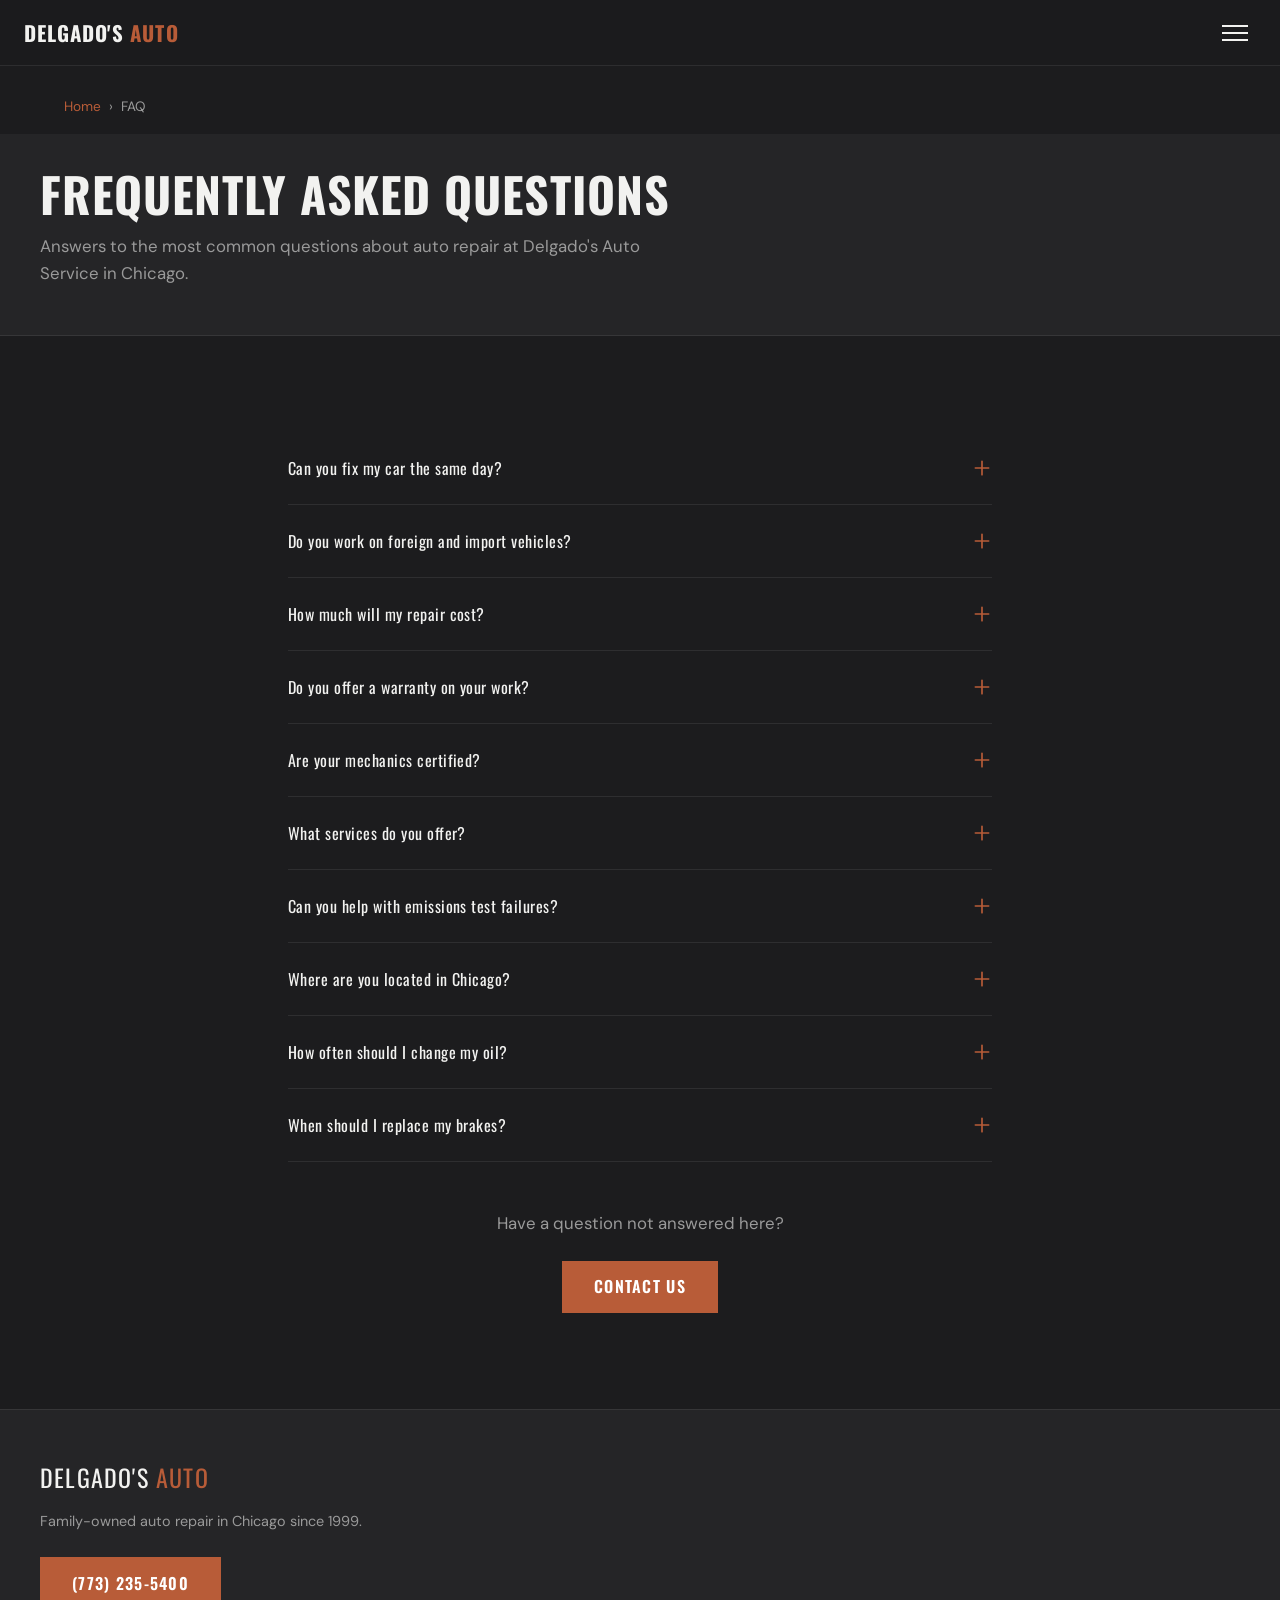
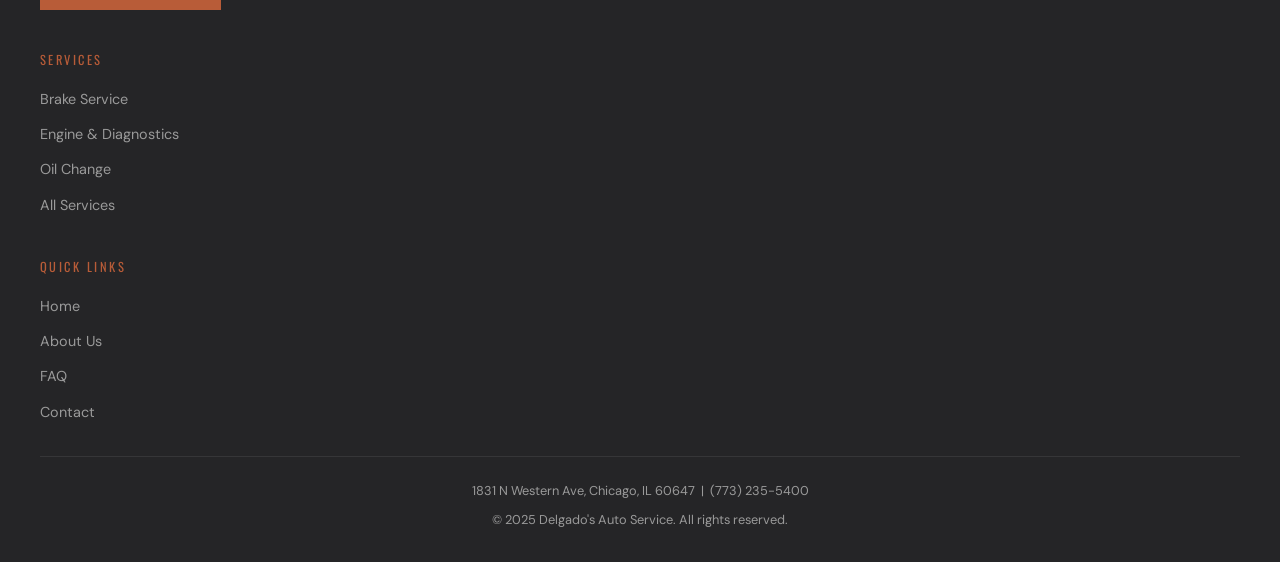
<file: faq.html>
<!DOCTYPE html>
<html lang="en">
<head>
  <meta charset="UTF-8">
  <meta name="viewport" content="width=device-width, initial-scale=1.0">
  <title>Auto Repair FAQ Chicago | Delgado's Auto Service</title>
  <meta name="description" content="Auto repair questions answered. How long do repairs take? What do you work on? How much does it cost? Get answers from Delgado's Auto Service in Chicago.">
  <link rel="canonical" href="https://oh-ashen-one.github.io/delgados-auto-chicago/faq.html">
  <link rel="preconnect" href="https://fonts.googleapis.com">
  <link href="https://fonts.googleapis.com/css2?family=Oswald:wght@400;600;700&family=DM+Sans:wght@400;500&display=swap" rel="stylesheet">
  <link rel="stylesheet" href="css/styles.css?v=1774543622">
  <script type="application/ld+json">
  {
    "@context": "https://schema.org",
    "@type": "FAQPage",
    "mainEntity": [
      {"@type":"Question","name":"Can you fix my car the same day?","acceptedAnswer":{"@type":"Answer","text":"Yes — most maintenance services can be done while you wait, and many repairs are completed in as little as one day. Call (773) 235-5400 for an honest timeline."}},
      {"@type":"Question","name":"Do you work on import and foreign vehicles?","acceptedAnswer":{"@type":"Answer","text":"Yes — we service domestic and import vehicles of all makes and models, including Asian imports."}},
      {"@type":"Question","name":"How much will my repair cost?","acceptedAnswer":{"@type":"Answer","text":"We provide clear written estimates before any work begins. No surprises, no hidden fees."}},
      {"@type":"Question","name":"Do you offer a warranty on your work?","acceptedAnswer":{"@type":"Answer","text":"Yes — we stand behind all of our work with a guarantee you can count on."}},
      {"@type":"Question","name":"What services do you offer?","acceptedAnswer":{"@type":"Answer","text":"We offer 4x4 services, AC repair, Asian vehicle repair, brakes, car and truck care, domestic vehicles, electrical, electronic services, engine and transmission repair, and more."}}
    ]
  }
  </script>
</head>
<body>
  <nav class="site-nav">
    <a href="index.html" class="nav-logo">Delgado's <span>Auto</span></a>
    <span class="nav-phone-header">(773) 235-5400</span>
    <button class="hamburger" aria-label="Open menu">
      <span></span><span></span><span></span>
    </button>
  </nav>
  <div class="nav-drawer">
    <a href="index.html">Home</a>
    <a href="services/index.html">Services</a>
    <a href="about.html">About</a>
    <a href="faq.html">FAQ</a>
    <a href="contact.html">Contact</a>
    <a href="tel:7732355400" class="nav-cta btn btn-primary">(773) 235-5400</a>
  </div>

  <nav class="breadcrumb"><a href="index.html">Home</a><span>&rsaquo;</span><span>FAQ</span></nav>

  <div class="page-hero">
    <div class="page-hero-inner">
      <h1>Frequently Asked Questions</h1>
      <p>Answers to the most common questions about auto repair at Delgado's Auto Service in Chicago.</p>
    </div>
  </div>

  <section class="section" style="max-width:800px;">
    <div class="faq-list">
      <div class="faq-item">
        <button class="faq-question">Can you fix my car the same day?<svg class="faq-icon" xmlns="http://www.w3.org/2000/svg" fill="none" viewBox="0 0 24 24" stroke="currentColor"><path stroke-linecap="round" stroke-linejoin="round" stroke-width="2" d="M12 4v16m8-8H4"/></svg></button>
        <div class="faq-answer">Most maintenance services can be done while you wait — oil changes, filter replacements, fluid checks. Many repairs are completed in as little as one day. Complex repairs may take longer. Call us at <a href="tel:7732355400" style="color:var(--accent);">(773) 235-5400</a> and we'll give you an honest timeline before you bring it in.</div>
      </div>
      <div class="faq-item">
        <button class="faq-question">Do you work on foreign and import vehicles?<svg class="faq-icon" xmlns="http://www.w3.org/2000/svg" fill="none" viewBox="0 0 24 24" stroke="currentColor"><path stroke-linecap="round" stroke-linejoin="round" stroke-width="2" d="M12 4v16m8-8H4"/></svg></button>
        <div class="faq-answer">Yes — our certified technicians service domestic and import vehicles of all makes and models, including Asian imports. We have extensive experience with Honda, Toyota, Hyundai, Kia, BMW, Mercedes, and more. No job is turned away based on vehicle make.</div>
      </div>
      <div class="faq-item">
        <button class="faq-question">How much will my repair cost?<svg class="faq-icon" xmlns="http://www.w3.org/2000/svg" fill="none" viewBox="0 0 24 24" stroke="currentColor"><path stroke-linecap="round" stroke-linejoin="round" stroke-width="2" d="M12 4v16m8-8H4"/></svg></button>
        <div class="faq-answer">Since 1999, we've provided easy-to-understand written estimates before beginning any work. We'll explain what needs to be done, why, and what it costs — in plain language. We offer options to keep costs low and never pressure you into work you don't need.</div>
      </div>
      <div class="faq-item">
        <button class="faq-question">Do you offer a warranty on your work?<svg class="faq-icon" xmlns="http://www.w3.org/2000/svg" fill="none" viewBox="0 0 24 24" stroke="currentColor"><path stroke-linecap="round" stroke-linejoin="round" stroke-width="2" d="M12 4v16m8-8H4"/></svg></button>
        <div class="faq-answer">Yes — we stand behind all of our work with a guarantee you can count on. If there's ever an issue with a repair we performed, bring it back and we'll make it right. Your satisfaction is what keeps neighbors coming back for over 25 years.</div>
      </div>
      <div class="faq-item">
        <button class="faq-question">Are your mechanics certified?<svg class="faq-icon" xmlns="http://www.w3.org/2000/svg" fill="none" viewBox="0 0 24 24" stroke="currentColor"><path stroke-linecap="round" stroke-linejoin="round" stroke-width="2" d="M12 4v16m8-8H4"/></svg></button>
        <div class="faq-answer">Yes — our technicians hold ASE (Automotive Service Excellence) certifications. ASE is the industry standard that verifies a mechanic's knowledge, skill, and experience. We also have access to Identifix, IATN, and Mitchell1 repair databases to ensure accurate diagnostics on every vehicle.</div>
      </div>
      <div class="faq-item">
        <button class="faq-question">What services do you offer?<svg class="faq-icon" xmlns="http://www.w3.org/2000/svg" fill="none" viewBox="0 0 24 24" stroke="currentColor"><path stroke-linecap="round" stroke-linejoin="round" stroke-width="2" d="M12 4v16m8-8H4"/></svg></button>
        <div class="faq-answer">We offer a complete range of auto repair services: <a href="services/brakes.html" style="color:var(--accent);">brake service</a>, <a href="services/oil-change.html" style="color:var(--accent);">oil changes</a>, <a href="services/engine-diagnostics.html" style="color:var(--accent);">engine diagnostics</a>, AC repair, Asian vehicle repair, electrical and electronic services, 4x4 services, transmission work, engine overhaul, and complete car and truck care. Visit our <a href="services/index.html" style="color:var(--accent);">services page</a> for a full list.</div>
      </div>
      <div class="faq-item">
        <button class="faq-question">Can you help with emissions test failures?<svg class="faq-icon" xmlns="http://www.w3.org/2000/svg" fill="none" viewBox="0 0 24 24" stroke="currentColor"><path stroke-linecap="round" stroke-linejoin="round" stroke-width="2" d="M12 4v16m8-8H4"/></svg></button>
        <div class="faq-answer">Absolutely. We have extensive experience with emissions test issues including monitor readiness and catalytic converter repairs. Many customers come to us after failing their emissions test multiple times elsewhere. Our technicians know exactly what it takes to get your vehicle to pass.</div>
      </div>
      <div class="faq-item">
        <button class="faq-question">Where are you located in Chicago?<svg class="faq-icon" xmlns="http://www.w3.org/2000/svg" fill="none" viewBox="0 0 24 24" stroke="currentColor"><path stroke-linecap="round" stroke-linejoin="round" stroke-width="2" d="M12 4v16m8-8H4"/></svg></button>
        <div class="faq-answer">We're located at 1831 N Western Ave, Chicago, IL 60647 — in the Bucktown/Logan Square area. We're conveniently accessible from the Western Ave Blue Line stop. See our <a href="contact.html" style="color:var(--accent);">contact page</a> for a map and full directions.</div>
      </div>
      <div class="faq-item">
        <button class="faq-question">How often should I change my oil?<svg class="faq-icon" xmlns="http://www.w3.org/2000/svg" fill="none" viewBox="0 0 24 24" stroke="currentColor"><path stroke-linecap="round" stroke-linejoin="round" stroke-width="2" d="M12 4v16m8-8H4"/></svg></button>
        <div class="faq-answer">For most modern vehicles, every 5,000–7,500 miles with synthetic oil. Older vehicles or those making frequent short trips may benefit from changes every 3,000 miles. Always check your owner's manual — it specifies the exact interval for your engine.</div>
      </div>
      <div class="faq-item">
        <button class="faq-question">When should I replace my brakes?<svg class="faq-icon" xmlns="http://www.w3.org/2000/svg" fill="none" viewBox="0 0 24 24" stroke="currentColor"><path stroke-linecap="round" stroke-linejoin="round" stroke-width="2" d="M12 4v16m8-8H4"/></svg></button>
        <div class="faq-answer">Brakes typically need inspection every 12,000 miles and replacement every 30,000–70,000 miles depending on driving habits. Watch for squealing, grinding, a pulling sensation, or a soft brake pedal — these are signs to get your brakes inspected immediately. Don't wait. Visit our <a href="services/brakes.html" style="color:var(--accent);">brake service page</a> for more info.</div>
      </div>
    </div>

    <div style="margin-top:3rem; text-align:center;">
      <p style="color:var(--text-muted); margin-bottom:1.5rem;">Have a question not answered here?</p>
      <a href="contact.html" class="btn btn-primary">Contact Us</a>
    </div>
  </section>

  <footer class="site-footer">
    <div class="footer-grid">
      <div>
        <div class="footer-brand-name">Delgado's <span>Auto</span></div>
        <p class="footer-desc">Family-owned auto repair in Chicago since 1999.</p>
        <a href="tel:7732355400" class="btn btn-primary">(773) 235-5400</a>
      </div>
      <div>
        <p class="footer-col-title">Services</p>
        <ul class="footer-links">
          <li><a href="services/brakes.html">Brake Service</a></li>
          <li><a href="services/engine-diagnostics.html">Engine &amp; Diagnostics</a></li>
          <li><a href="services/oil-change.html">Oil Change</a></li>
          <li><a href="services/index.html">All Services</a></li>
        </ul>
      </div>
      <div>
        <p class="footer-col-title">Quick Links</p>
        <ul class="footer-links">
          <li><a href="index.html">Home</a></li>
          <li><a href="about.html">About Us</a></li>
          <li><a href="faq.html">FAQ</a></li>
          <li><a href="contact.html">Contact</a></li>
        </ul>
      </div>
    </div>
    <div class="footer-bottom">
      <p>1831 N Western Ave, Chicago, IL 60647 &nbsp;|&nbsp; (773) 235-5400</p>
      <p>&copy; 2025 Delgado's Auto Service. All rights reserved.</p>
    </div>
  </footer>
  <script src="js/main.js?v=1774543622"></script>
</body>
</html>
</file>
<file: css/styles.css>
/*
DESIGN SYSTEM — Delgado's Auto Service
Niche: Auto Repair (Trades)
Vibe: Bold industrial trust-first — Chicago's South Side neighborhood mechanic since 1999
Color: Roll 1 — Ash & Ember | Background #1C1C1E | Accent Burnt Sienna #B85C38
Nav: Roll 2 — Off-canvas drawer — minimal wordmark + hamburger
Hero: Roll 4 — Editorial full-bleed image, bold headline overlaid
Motion: Roll 2 — Staggered float-up
Sections: Roll 1 — Hero → Services (accordion) → Trust stats → Testimonials → FAQ → Contact
*/

:root {
  --bg: #1C1C1E;
  --bg-2: #252527;
  --bg-3: #2E2E30;
  --accent: #B85C38;
  --accent-dark: #8F4429;
  --text: #F2F2F0;
  --text-muted: #9A9A9A;
  --border: rgba(255,255,255,0.08);
  --font-display: 'Oswald', sans-serif;
  --font-body: 'DM Sans', sans-serif;
  --radius: 4px;
  --max-w: 1200px;
}

* { margin: 0; padding: 0; box-sizing: border-box; }
html { scroll-behavior: smooth; }

body {
  background: var(--bg);
  color: var(--text);
  font-family: var(--font-body);
  font-size: 1rem;
  line-height: 1.6;
  overflow-x: hidden;
}

img { max-width: 100%; display: block; }
a { color: inherit; text-decoration: none; }

/* ============ TYPOGRAPHY ============ */
h1, h2, h3, h4 {
  font-family: var(--font-display);
  font-weight: 700;
  letter-spacing: 0.02em;
  line-height: 1.15;
}

h1 { font-size: clamp(2.2rem, 8vw, 5rem); text-transform: uppercase; }
h2 { font-size: clamp(1.8rem, 5vw, 3rem); text-transform: uppercase; }
h3 { font-size: clamp(1.2rem, 3vw, 1.6rem); }
p { font-size: clamp(0.95rem, 2vw, 1.05rem); }

/* ============ HAMBURGER NAV ============ */
.site-nav {
  position: fixed;
  top: 0; left: 0; right: 0;
  z-index: 1000;
  padding: 1rem 1.5rem;
  display: flex;
  align-items: center;
  justify-content: space-between;
  background: rgba(28,28,30,0.92);
  backdrop-filter: blur(12px);
  border-bottom: 1px solid var(--border);
}

.nav-logo {
  font-family: var(--font-display);
  font-size: 1.3rem;
  font-weight: 700;
  text-transform: uppercase;
  letter-spacing: 0.05em;
  color: var(--text);
}

.nav-logo span { color: var(--accent); }

.nav-phone-header {
  display: none;
  font-family: var(--font-display);
  font-size: 1rem;
  color: var(--accent);
  font-weight: 600;
}

.hamburger {
  background: none;
  border: none;
  cursor: pointer;
  padding: 0.5rem;
  display: flex;
  flex-direction: column;
  gap: 5px;
}

.hamburger span {
  display: block;
  width: 26px;
  height: 2px;
  background: var(--text);
  transition: all 0.3s ease;
}

.hamburger.active span:nth-child(1) { transform: translateY(7px) rotate(45deg); }
.hamburger.active span:nth-child(2) { opacity: 0; }
.hamburger.active span:nth-child(3) { transform: translateY(-7px) rotate(-45deg); }

.nav-drawer {
  position: fixed;
  top: 0; left: 0; right: 0; bottom: 0;
  background: rgba(28,28,30,0.98);
  z-index: 999;
  display: flex;
  flex-direction: column;
  align-items: center;
  justify-content: center;
  gap: 2rem;
  opacity: 0;
  pointer-events: none;
  transition: opacity 0.3s ease;
}

.nav-drawer.open {
  opacity: 1;
  pointer-events: all;
}

.nav-drawer a {
  font-family: var(--font-display);
  font-size: clamp(2rem, 6vw, 3.5rem);
  text-transform: uppercase;
  letter-spacing: 0.05em;
  color: var(--text);
  transition: color 0.2s;
}

.nav-drawer a:hover { color: var(--accent); }

.nav-drawer .nav-cta {
  margin-top: 1rem;
  background: var(--accent);
  color: white;
  padding: 0.85rem 2rem;
  font-family: var(--font-display);
  font-size: 1.2rem;
  text-transform: uppercase;
  letter-spacing: 0.05em;
  border: none;
  cursor: pointer;
}

/* ============ BUTTONS ============ */
.btn {
  display: inline-block;
  padding: 0.85rem 2rem;
  font-family: var(--font-display);
  font-size: 1rem;
  text-transform: uppercase;
  letter-spacing: 0.08em;
  font-weight: 600;
  cursor: pointer;
  transition: all 0.25s ease;
  border: none;
  min-height: 44px;
}

.btn-primary {
  background: var(--accent);
  color: white;
}

.btn-primary:hover {
  background: var(--accent-dark);
  transform: translateY(-2px);
}

.btn-outline {
  background: transparent;
  color: var(--text);
  border: 2px solid var(--text);
}

.btn-outline:hover {
  background: var(--text);
  color: var(--bg);
}

/* ============ HERO ============ */
.hero {
  position: relative;
  min-height: 100dvh;
  display: flex;
  align-items: flex-end;
  padding: 6rem 1.5rem 4rem;
  overflow: hidden;
}

.hero-bg {
  position: absolute;
  inset: 0;
  background: url('../assets/hero-main.jpg') center/cover no-repeat;
}

.hero-overlay {
  position: absolute;
  inset: 0;
  background: linear-gradient(to top, rgba(28,28,30,0.97) 0%, rgba(28,28,30,0.65) 50%, rgba(28,28,30,0.3) 100%);
}

.hero-content {
  position: relative;
  z-index: 2;
  max-width: var(--max-w);
  margin: 0 auto;
  width: 100%;
}

.hero-eyebrow {
  font-family: var(--font-display);
  font-size: 0.85rem;
  letter-spacing: 0.2em;
  text-transform: uppercase;
  color: var(--accent);
  margin-bottom: 1rem;
  opacity: 1;
}

.hero h1 {
  margin-bottom: 1.2rem;
  opacity: 1;
}

.hero h1 span { color: var(--accent); }

.hero-sub {
  font-size: clamp(1rem, 3vw, 1.3rem);
  color: var(--text-muted);
  max-width: 600px;
  margin-bottom: 2rem;
  opacity: 1;
}

.hero-ctas {
  display: flex;
  gap: 1rem;
  flex-wrap: wrap;
  opacity: 1;
}

/* ============ TRUST BAR ============ */
.trust-bar {
  background: var(--bg-3);
  border-top: 1px solid var(--border);
  border-bottom: 1px solid var(--border);
  overflow: hidden;
  padding: 1.2rem 0;
}

.trust-marquee {
  display: flex;
  gap: 3rem;
  white-space: nowrap;
  animation: marquee 25s linear infinite;
}

.trust-marquee-wrap { display: flex; gap: 3rem; }

.trust-item {
  font-family: var(--font-display);
  font-size: 0.9rem;
  letter-spacing: 0.15em;
  text-transform: uppercase;
  color: var(--text-muted);
  flex-shrink: 0;
}

.trust-item strong { color: var(--accent); }

@keyframes marquee {
  0% { transform: translateX(0); }
  100% { transform: translateX(-50%); }
}

/* ============ SECTIONS ============ */
.section {
  padding: 5rem 1.5rem;
  max-width: var(--max-w);
  margin: 0 auto;
}

.section-full {
  padding: 5rem 1.5rem;
}

.section-label {
  font-family: var(--font-display);
  font-size: 0.8rem;
  letter-spacing: 0.25em;
  text-transform: uppercase;
  color: var(--accent);
  margin-bottom: 0.75rem;
}

.section-title {
  margin-bottom: 1.5rem;
}

.section-sub {
  color: var(--text-muted);
  max-width: 600px;
  margin-bottom: 3rem;
}

/* ============ SERVICES ============ */
.services-grid {
  display: grid;
  grid-template-columns: 1fr;
  gap: 1.5rem;
}

.service-card {
  background: var(--bg-2);
  border: 1px solid var(--border);
  overflow: hidden;
  transition: all 0.3s ease;
  opacity: 1;
}

.service-card:hover {
  border-color: var(--accent);
  transform: translateY(-4px);
}

.service-card-img {
  height: 200px;
  overflow: hidden;
}

.service-card-img img {
  width: 100%;
  height: 100%;
  object-fit: cover;
  transition: transform 0.5s ease;
}

.service-card:hover .service-card-img img {
  transform: scale(1.05);
}

.service-card-body {
  padding: 1.5rem;
}

.service-card-icon {
  width: 40px;
  height: 40px;
  color: var(--accent);
  margin-bottom: 1rem;
}

.service-card h3 {
  margin-bottom: 0.5rem;
  font-size: 1.2rem;
}

.service-card p {
  color: var(--text-muted);
  font-size: 0.9rem;
  margin-bottom: 1rem;
}

.service-link {
  color: var(--accent);
  font-family: var(--font-display);
  font-size: 0.85rem;
  text-transform: uppercase;
  letter-spacing: 0.1em;
  display: flex;
  align-items: center;
  gap: 0.4rem;
  transition: gap 0.2s;
}

.service-link:hover { gap: 0.8rem; }

/* ============ STATS ============ */
.stats-section {
  background: var(--bg-2);
  border-top: 1px solid var(--border);
  border-bottom: 1px solid var(--border);
}

.stats-grid {
  display: grid;
  grid-template-columns: 1fr 1fr;
  gap: 2rem;
  max-width: var(--max-w);
  margin: 0 auto;
  padding: 4rem 1.5rem;
}

.stat-item {
  text-align: center;
  opacity: 1;
}

.stat-number {
  font-family: var(--font-display);
  font-size: clamp(2.5rem, 8vw, 4.5rem);
  color: var(--accent);
  font-weight: 700;
  line-height: 1;
  margin-bottom: 0.5rem;
}

.stat-label {
  font-size: 0.85rem;
  text-transform: uppercase;
  letter-spacing: 0.12em;
  color: var(--text-muted);
}

/* ============ TESTIMONIALS ============ */
.testimonials-grid {
  display: grid;
  grid-template-columns: 1fr;
  gap: 1.5rem;
}

.testimonial-card {
  background: var(--bg-2);
  border: 1px solid var(--border);
  border-left: 3px solid var(--accent);
  padding: 1.5rem;
  opacity: 1;
}

.testimonial-stars {
  color: var(--accent);
  font-size: 1rem;
  margin-bottom: 1rem;
  letter-spacing: 2px;
}

.testimonial-text {
  color: var(--text-muted);
  font-size: 0.95rem;
  font-style: italic;
  margin-bottom: 1rem;
  line-height: 1.7;
}

.testimonial-author {
  font-family: var(--font-display);
  font-size: 0.85rem;
  text-transform: uppercase;
  letter-spacing: 0.08em;
  color: var(--text);
}

/* ============ FAQ ============ */
.faq-list {
  display: flex;
  flex-direction: column;
  gap: 0;
}

.faq-item {
  border-bottom: 1px solid var(--border);
  opacity: 1;
}

.faq-question {
  width: 100%;
  background: none;
  border: none;
  text-align: left;
  padding: 1.5rem 0;
  font-family: var(--font-display);
  font-size: 1rem;
  color: var(--text);
  cursor: pointer;
  display: flex;
  justify-content: space-between;
  align-items: center;
  gap: 1rem;
  letter-spacing: 0.03em;
  min-height: 44px;
}

.faq-icon {
  width: 20px;
  height: 20px;
  flex-shrink: 0;
  transition: transform 0.3s ease;
  color: var(--accent);
}

.faq-item.open .faq-icon { transform: rotate(45deg); }

.faq-answer {
  max-height: 0;
  overflow: hidden;
  transition: max-height 0.3s ease;
  color: var(--text-muted);
  font-size: 0.95rem;
}

.faq-item.open .faq-answer {
  max-height: 500px;
  padding-bottom: 1.5rem;
}

/* ============ CONTACT ============ */
.contact-grid {
  display: grid;
  grid-template-columns: 1fr;
  gap: 2rem;
}

.contact-info { display: flex; flex-direction: column; gap: 1.5rem; }

.contact-item {
  display: flex;
  gap: 1rem;
  align-items: flex-start;
}

.contact-icon {
  width: 40px;
  height: 40px;
  background: var(--bg-3);
  border: 1px solid var(--border);
  display: flex;
  align-items: center;
  justify-content: center;
  flex-shrink: 0;
}

.contact-icon svg {
  width: 18px;
  height: 18px;
  color: var(--accent);
}

.contact-label {
  font-family: var(--font-display);
  font-size: 0.75rem;
  text-transform: uppercase;
  letter-spacing: 0.15em;
  color: var(--text-muted);
  margin-bottom: 0.25rem;
}

.contact-value { font-size: 1rem; color: var(--text); }

.contact-form {
  background: var(--bg-2);
  border: 1px solid var(--border);
  padding: 2rem;
}

.form-row { display: grid; gap: 1rem; margin-bottom: 1rem; }

.form-group {
  display: flex;
  flex-direction: column;
  gap: 0.4rem;
}

.form-group label {
  font-family: var(--font-display);
  font-size: 0.78rem;
  text-transform: uppercase;
  letter-spacing: 0.12em;
  color: var(--text-muted);
}

.form-group input,
.form-group select,
.form-group textarea {
  background: var(--bg-3);
  border: 1px solid var(--border);
  color: var(--text);
  padding: 0.75rem 1rem;
  font-family: var(--font-body);
  font-size: 0.95rem;
  outline: none;
  transition: border-color 0.2s;
  min-height: 44px;
}

.form-group input:focus,
.form-group select:focus,
.form-group textarea:focus {
  border-color: var(--accent);
}

.form-group textarea { min-height: 120px; resize: vertical; }

.map-placeholder {
  height: 300px;
  background: var(--bg-3);
  border: 1px solid var(--border);
  display: flex;
  align-items: center;
  justify-content: center;
  overflow: hidden;
  margin-top: 2rem;
}

.map-placeholder iframe {
  width: 100%;
  height: 100%;
  border: 0;
}

/* ============ FOOTER ============ */
.site-footer {
  background: var(--bg-2);
  border-top: 1px solid var(--border);
  padding: 3rem 1.5rem 2rem;
}

.footer-grid {
  max-width: var(--max-w);
  margin: 0 auto;
  display: grid;
  grid-template-columns: 1fr;
  gap: 2.5rem;
}

.footer-brand-name {
  font-family: var(--font-display);
  font-size: 1.5rem;
  text-transform: uppercase;
  letter-spacing: 0.05em;
  margin-bottom: 0.75rem;
}

.footer-brand-name span { color: var(--accent); }

.footer-desc {
  color: var(--text-muted);
  font-size: 0.9rem;
  line-height: 1.7;
  margin-bottom: 1.5rem;
}

.footer-col-title {
  font-family: var(--font-display);
  font-size: 0.78rem;
  text-transform: uppercase;
  letter-spacing: 0.2em;
  color: var(--accent);
  margin-bottom: 1rem;
}

.footer-links {
  list-style: none;
  display: flex;
  flex-direction: column;
  gap: 0.6rem;
}

.footer-links a {
  color: var(--text-muted);
  font-size: 0.9rem;
  transition: color 0.2s;
}

.footer-links a:hover { color: var(--text); }

.footer-bottom {
  max-width: var(--max-w);
  margin: 2rem auto 0;
  padding-top: 1.5rem;
  border-top: 1px solid var(--border);
  display: flex;
  flex-direction: column;
  gap: 0.5rem;
  align-items: center;
  text-align: center;
}

.footer-bottom p {
  color: var(--text-muted);
  font-size: 0.8rem;
}

/* ============ BREADCRUMB ============ */
.breadcrumb {
  padding: 6rem 1.5rem 1rem;
  max-width: var(--max-w);
  margin: 0 auto;
  display: flex;
  gap: 0.5rem;
  align-items: center;
  font-size: 0.85rem;
  color: var(--text-muted);
}

.breadcrumb a { color: var(--accent); transition: opacity 0.2s; }
.breadcrumb a:hover { opacity: 0.8; }
.breadcrumb span { color: var(--text-muted); }

/* ============ PAGE HERO ============ */
.page-hero {
  background: var(--bg-2);
  border-bottom: 1px solid var(--border);
  padding: 2rem 1.5rem 3rem;
}

.page-hero-inner {
  max-width: var(--max-w);
  margin: 0 auto;
}

.page-hero h1 {
  font-size: clamp(1.8rem, 5vw, 3rem);
  margin-bottom: 0.75rem;
}

.page-hero p {
  color: var(--text-muted);
  max-width: 600px;
}

/* ============ CTA BAND ============ */
.cta-band {
  background: var(--accent);
  padding: 3rem 1.5rem;
  text-align: center;
}

.cta-band h2 {
  color: white;
  margin-bottom: 1rem;
  font-size: clamp(1.5rem, 4vw, 2.5rem);
}

.cta-band p {
  color: rgba(255,255,255,0.85);
  margin-bottom: 1.5rem;
}

.cta-band .btn {
  background: white;
  color: var(--accent);
}

.cta-band .btn:hover {
  background: var(--bg);
  color: white;
}

/* ============ HOURS ============ */
.hours-table { width: 100%; border-collapse: collapse; }
.hours-table tr { border-bottom: 1px solid var(--border); }
.hours-table td { padding: 0.75rem 0; font-size: 0.9rem; }
.hours-table td:last-child { color: var(--accent); text-align: right; }

/* ============ REVEAL — progressive enhancement ============ */
.reveal {
    opacity: 1;
    transform: translateY(0);
    transition: opacity 0.6s ease, transform 0.6s ease;
}

/* ============ REDUCED MOTION ============ */
@media (prefers-reduced-motion: reduce) {
    *, *::before, *::after {
        animation-duration: 0.01ms !important;
        transition-duration: 0.01ms !important;
    }
}
}

/* ============ TABLET ============ */
@media (min-width: 768px) {
  .services-grid { grid-template-columns: repeat(2, 1fr); }
  .stats-grid { grid-template-columns: repeat(4, 1fr); }
  .testimonials-grid { grid-template-columns: repeat(2, 1fr); }
  .contact-grid { grid-template-columns: 1fr 1fr; }
  .footer-grid { grid-template-columns: 1.5fr 1fr 1fr; }
  .nav-phone-header { display: block; }
  .form-row { grid-template-columns: 1fr 1fr; }
}

/* ============ DESKTOP ============ */
@media (min-width: 1024px) {
  .services-grid { grid-template-columns: repeat(3, 1fr); }
  .testimonials-grid { grid-template-columns: repeat(3, 1fr); }
  .hero { padding: 6rem 3rem 5rem; }
  .section { padding: 6rem 3rem; }
}

/* ============ EXTRA SMALL ============ */
@media (max-width: 480px) {
  .hero-ctas { flex-direction: column; }
  .stats-grid { grid-template-columns: 1fr 1fr; gap: 1.5rem; }
}
@media(max-width:767px){
  .service-card,.testimonial-card,.stat-item,.reveal,.hero-eyebrow,.hero h1,.hero-sub,.hero-ctas{opacity:1!important;transform:none!important;}
  .faq-item{opacity:1!important;transform:none!important;}
}
</file>
